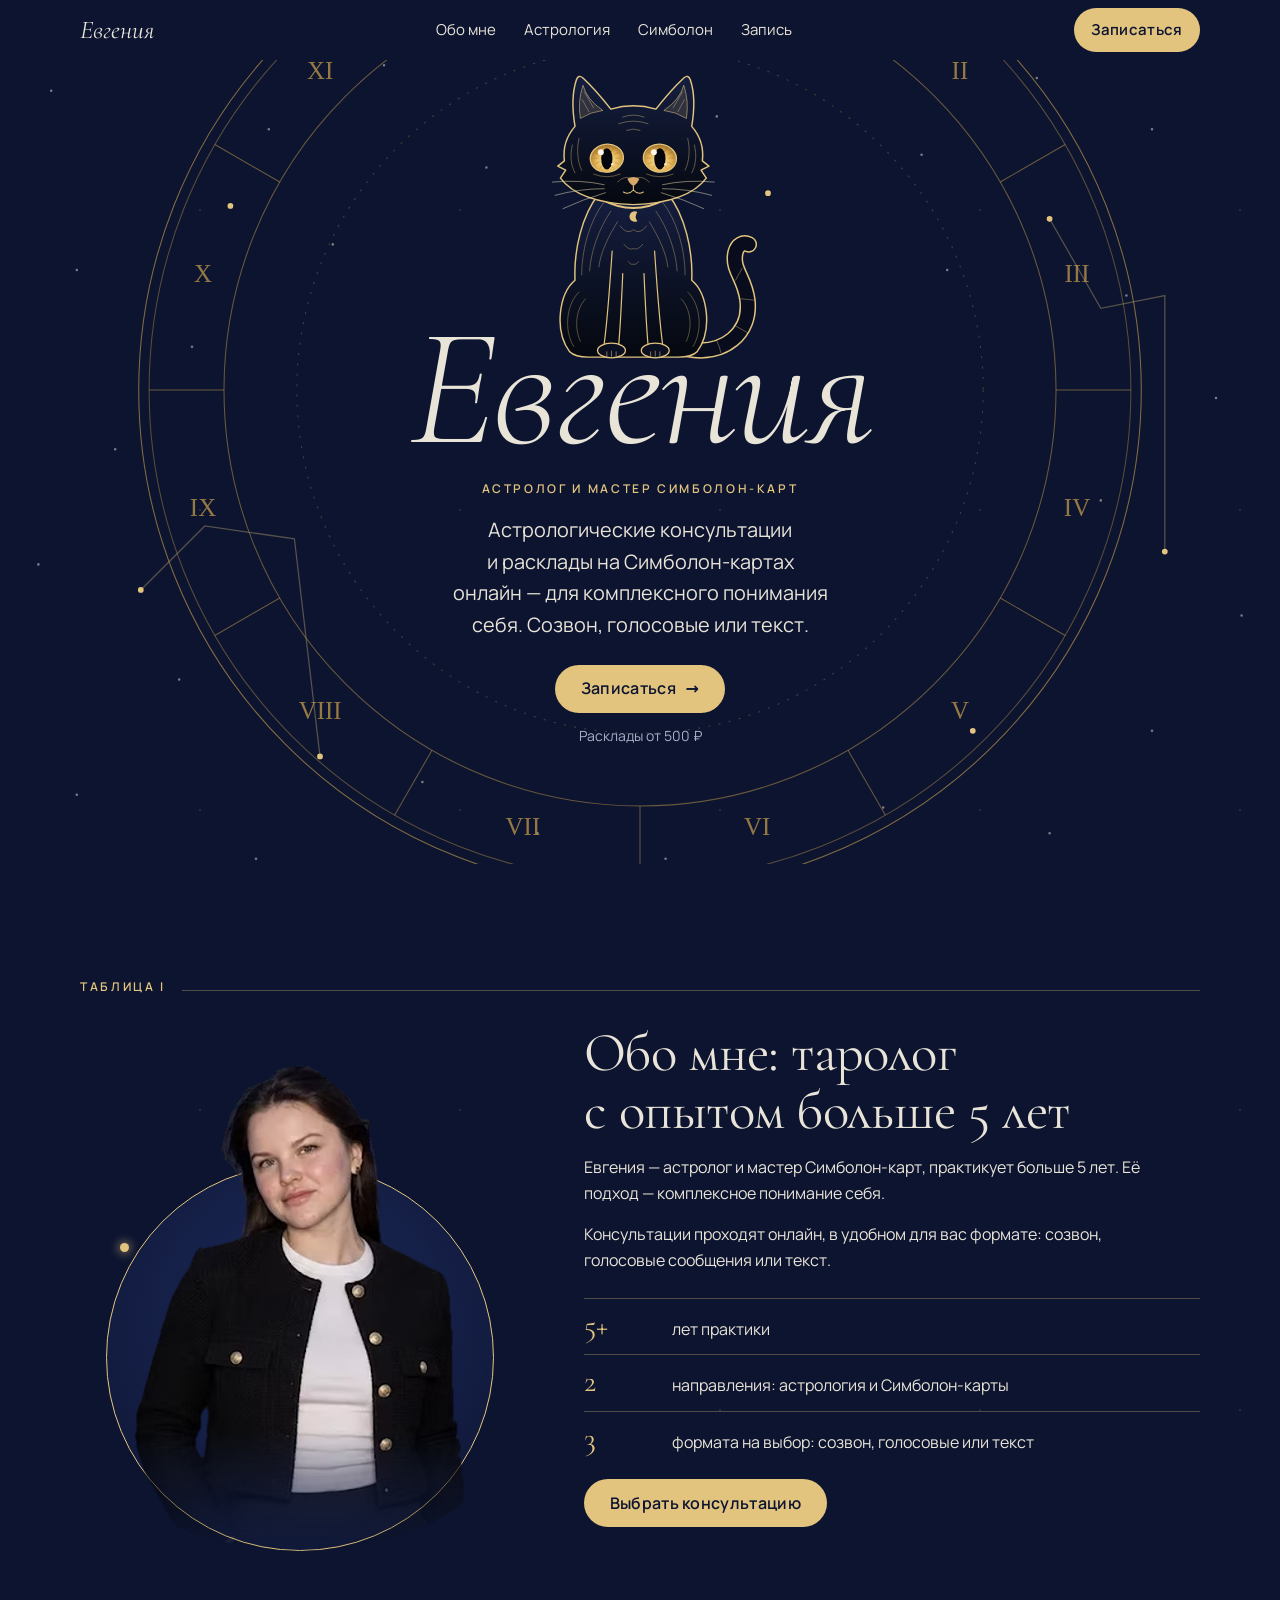
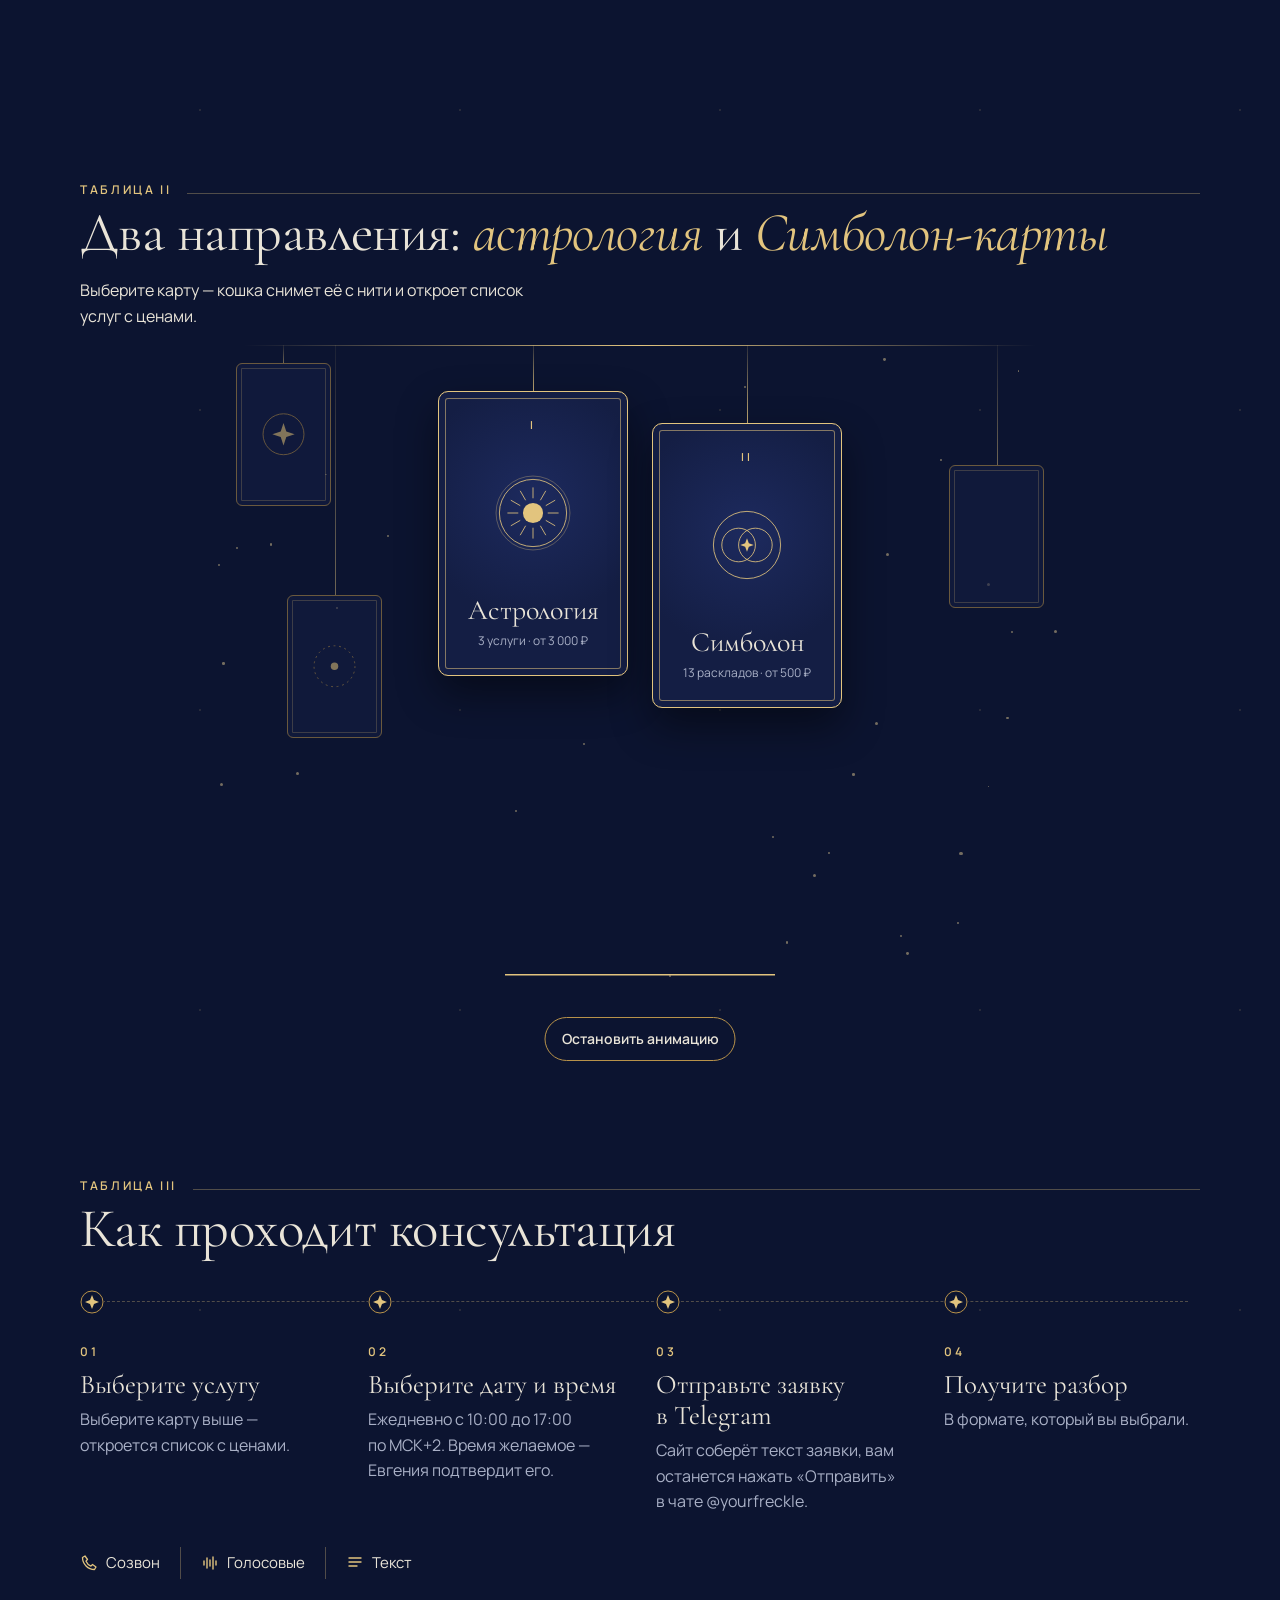
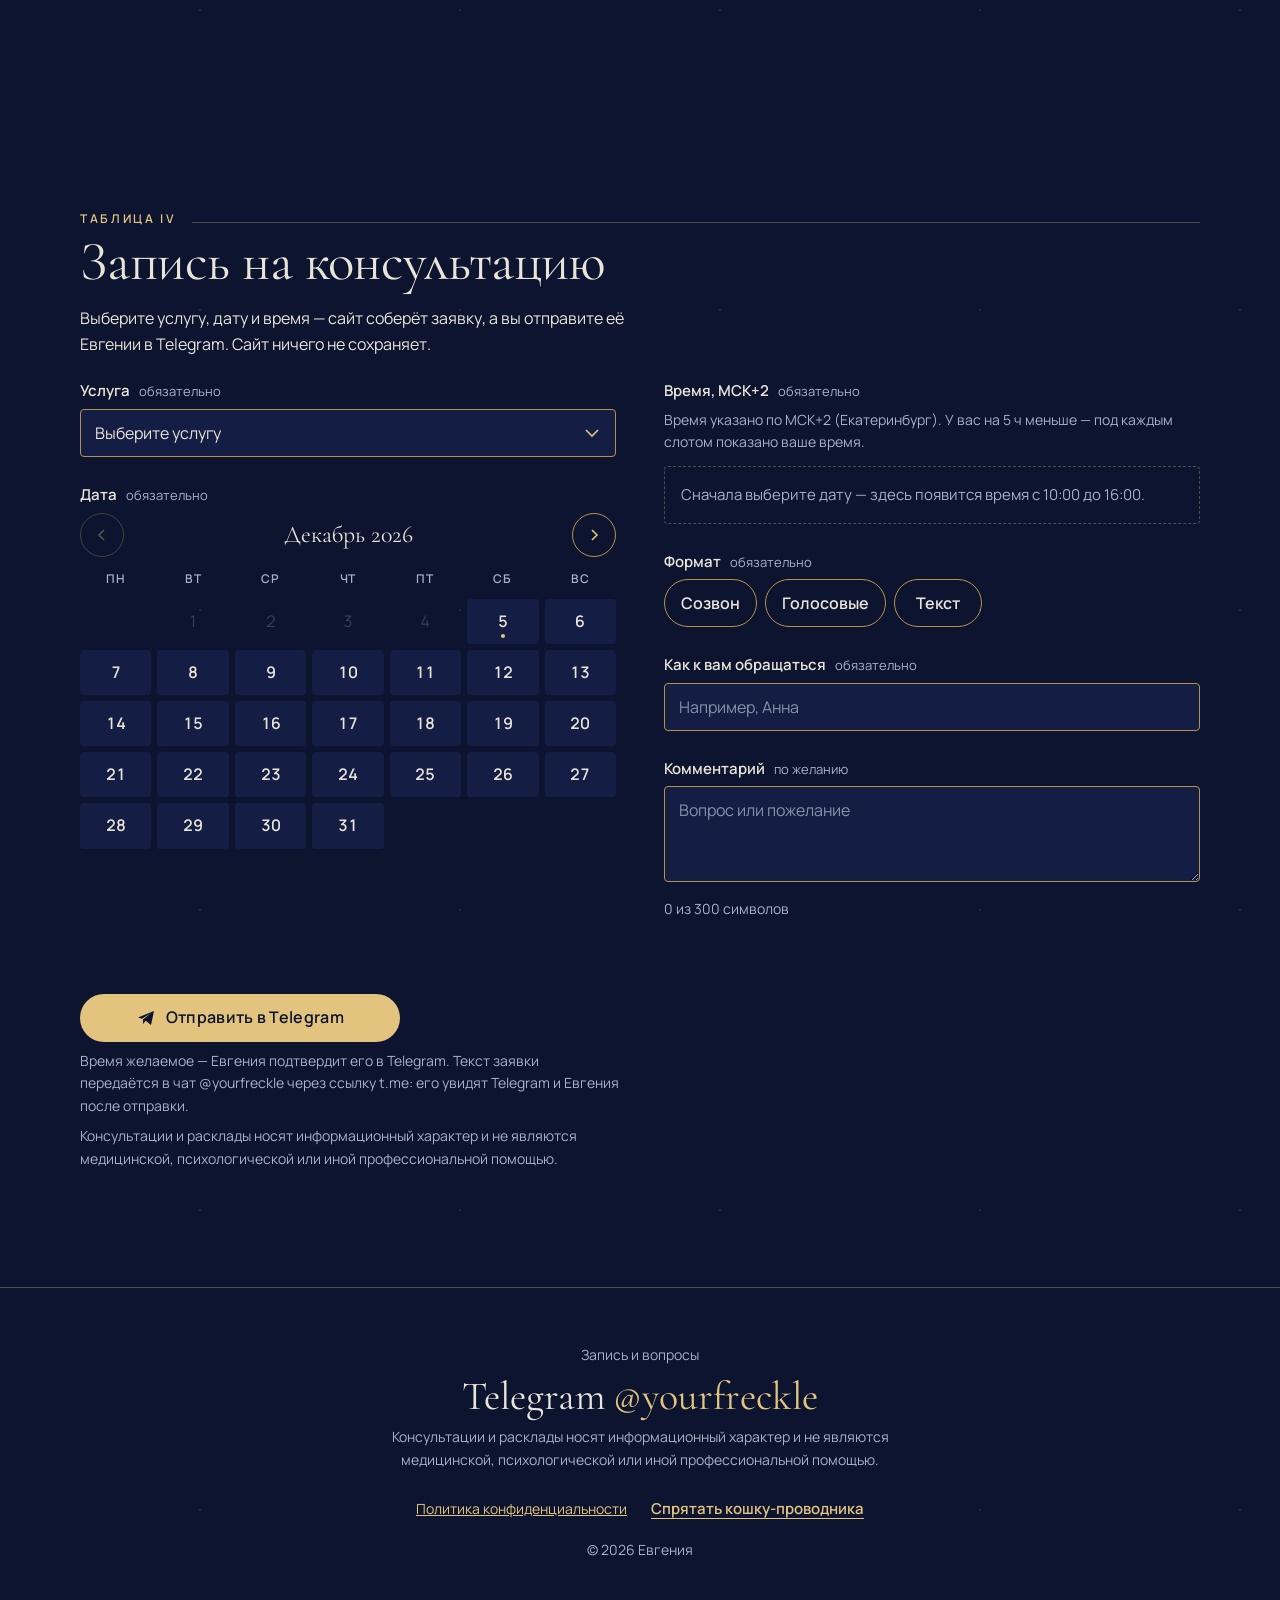
<file: index.html>
<!doctype html>
<html lang="ru">
<head>
<meta charset="utf-8">
<meta http-equiv="Content-Security-Policy" content="default-src 'self'; script-src 'self'; style-src 'self'; img-src 'self' data:; font-src 'self'; connect-src 'none'; form-action https://t.me; base-uri 'self'; object-src 'none'; upgrade-insecure-requests">
<meta name="referrer" content="strict-origin-when-cross-origin">
<meta name="viewport" content="width=device-width, initial-scale=1, viewport-fit=cover">
<title>Астролог Евгения — натальная карта и Симболон-карты онлайн</title>
<meta name="description" content="Консультации астролога онлайн: натальная карта, соляр, расклады на Симболон-картах. Цены от 500 ₽. Запись через Telegram.">
<link rel="canonical" href="https://nunsfu-eng.github.io/">
<meta name="theme-color" content="#0C1430">
<meta property="og:type" content="website">
<meta property="og:locale" content="ru_RU">
<meta property="og:site_name" content="Евгения — астролог">
<meta property="og:title" content="Астролог Евгения — натальная карта и Симболон-карты онлайн">
<meta property="og:description" content="Консультации астролога онлайн: натальная карта, соляр, расклады на Симболон-картах. Запись через Telegram.">
<meta property="og:url" content="https://nunsfu-eng.github.io/">
<meta property="og:image" content="https://nunsfu-eng.github.io/og-image.jpg">
<meta property="og:image:width" content="1200">
<meta property="og:image:height" content="630">
<meta property="og:image:alt" content="Евгения — астролог и мастер Симболон-карт: портрет в золотой орбите и чёрная кошка на ночном небе">
<meta name="twitter:card" content="summary_large_image">
<meta name="twitter:title" content="Астролог Евгения — натальная карта и Симболон-карты онлайн">
<meta name="twitter:description" content="Консультации астролога онлайн: натальная карта, соляр, расклады на Симболон-картах.">
<meta name="twitter:image" content="https://nunsfu-eng.github.io/og-image.jpg">
<link rel="icon" href="favicon.svg" type="image/svg+xml">
<link rel="apple-touch-icon" href="apple-touch-icon.png">
<script src="js/init.js"></script>
<link rel="preload" href="fonts/cormorant-garamond-cyrillic-wght-italic.woff2" as="font" type="font/woff2" crossorigin>
<link rel="stylesheet" href="css/main.css">
<script type="application/ld+json">
{
 "@context": "https://schema.org",
 "@graph": [
  {
   "@type": "WebSite",
   "@id": "https://nunsfu-eng.github.io/#website",
   "url": "https://nunsfu-eng.github.io/",
   "name": "Евгения — астролог и мастер Симболон-карт",
   "inLanguage": "ru-RU",
   "publisher": {
    "@id": "https://nunsfu-eng.github.io/#person"
   }
  },
  {
   "@type": "Person",
   "@id": "https://nunsfu-eng.github.io/#person",
   "name": "Евгения",
   "jobTitle": "Астролог, мастер Симболон-карт",
   "url": "https://nunsfu-eng.github.io/",
   "image": "https://nunsfu-eng.github.io/img/evgenia-480.png",
   "knowsAbout": [
    "Астрология",
    "Натальная карта",
    "Соляр",
    "Симболон-карты"
   ],
   "sameAs": [
    "https://t.me/yourfreckle"
   ]
  },
  {
   "@type": "ProfessionalService",
   "@id": "https://nunsfu-eng.github.io/#service",
   "name": "Евгения — астролог и мастер Симболон-карт",
   "description": "Онлайн-консультации астролога и расклады на Симболон-картах. Запись через Telegram.",
   "url": "https://nunsfu-eng.github.io/",
   "image": "https://nunsfu-eng.github.io/og-image.jpg",
   "founder": {
    "@id": "https://nunsfu-eng.github.io/#person"
   },
   "priceRange": "500–8000 RUB",
   "currenciesAccepted": "RUB",
   "contactPoint": {
    "@type": "ContactPoint",
    "contactType": "customer support",
    "url": "https://t.me/yourfreckle",
    "availableLanguage": "ru"
   },
   "sameAs": [
    "https://t.me/yourfreckle"
   ],
   "hasOfferCatalog": {
    "@type": "OfferCatalog",
    "name": "Услуги",
    "itemListElement": [
     {
      "@type": "OfferCatalog",
      "name": "Астрология",
      "description": "Астрологические консультации онлайн",
      "itemListElement": [
       {
        "@type": "Offer",
        "price": "8000",
        "priceCurrency": "RUB",
        "availability": "https://schema.org/InStock",
        "url": "https://nunsfu-eng.github.io/#booking",
        "itemOffered": {
         "@type": "Service",
         "name": "Разбор натальной карты",
         "description": "Подробный разбор натальной карты: положение планет, знаков и домов в вашей карте.",
         "serviceType": "Астрология",
         "provider": {
          "@id": "https://nunsfu-eng.github.io/#service"
         }
        }
       },
       {
        "@type": "Offer",
        "price": "5000",
        "priceCurrency": "RUB",
        "availability": "https://schema.org/InStock",
        "url": "https://nunsfu-eng.github.io/#booking",
        "itemOffered": {
         "@type": "Service",
         "name": "Соляр (прогноз на год от дня рождения)",
         "description": "Разбор карты солнечного возвращения: темы и акценты года от одного дня рождения до следующего.",
         "serviceType": "Астрология",
         "provider": {
          "@id": "https://nunsfu-eng.github.io/#service"
         }
        }
       },
       {
        "@type": "Offer",
        "price": "3000",
        "priceCurrency": "RUB",
        "availability": "https://schema.org/InStock",
        "url": "https://nunsfu-eng.github.io/#booking",
        "itemOffered": {
         "@type": "Service",
         "name": "Разбор отдельных сфер",
         "description": "Разбор выбранной сферы по натальной карте: например, отношений, финансов или самореализации.",
         "serviceType": "Астрология",
         "provider": {
          "@id": "https://nunsfu-eng.github.io/#service"
         }
        }
       }
      ]
     },
     {
      "@type": "OfferCatalog",
      "name": "Симболон-карты",
      "description": "Расклады на Симболон-картах онлайн",
      "itemListElement": [
       {
        "@type": "Offer",
        "price": "500",
        "priceCurrency": "RUB",
        "availability": "https://schema.org/InStock",
        "url": "https://nunsfu-eng.github.io/#booking",
        "itemOffered": {
         "@type": "Service",
         "name": "Обычный расклад",
         "description": "Расклад на Симболон-картах по вашему вопросу из любой сферы жизни.",
         "serviceType": "Симболон-карты",
         "provider": {
          "@id": "https://nunsfu-eng.github.io/#service"
         }
        }
       },
       {
        "@type": "Offer",
        "price": "600",
        "priceCurrency": "RUB",
        "availability": "https://schema.org/InStock",
        "url": "https://nunsfu-eng.github.io/#booking",
        "itemOffered": {
         "@type": "Service",
         "name": "Астрологический портрет",
         "description": "Расклад на Симболон-картах, который описывает вас через астрологические символы.",
         "serviceType": "Симболон-карты",
         "provider": {
          "@id": "https://nunsfu-eng.github.io/#service"
         }
        }
       },
       {
        "@type": "Offer",
        "price": "900",
        "priceCurrency": "RUB",
        "availability": "https://schema.org/InStock",
        "url": "https://nunsfu-eng.github.io/#booking",
        "itemOffered": {
         "@type": "Service",
         "name": "Психологический портрет",
         "description": "Расклад на Симболон-картах о ваших качествах, мотивах и особенностях характера. Это не психологическая консультация.",
         "serviceType": "Симболон-карты",
         "provider": {
          "@id": "https://nunsfu-eng.github.io/#service"
         }
        }
       },
       {
        "@type": "Offer",
        "price": "900",
        "priceCurrency": "RUB",
        "availability": "https://schema.org/InStock",
        "url": "https://nunsfu-eng.github.io/#booking",
        "itemOffered": {
         "@type": "Service",
         "name": "Внутренний конфликт",
         "description": "Расклад на Симболон-картах о противоречиях между «хочу» и «надо» и о том, что за ними стоит.",
         "serviceType": "Симболон-карты",
         "provider": {
          "@id": "https://nunsfu-eng.github.io/#service"
         }
        }
       },
       {
        "@type": "Offer",
        "price": "800",
        "priceCurrency": "RUB",
        "availability": "https://schema.org/InStock",
        "url": "https://nunsfu-eng.github.io/#booking",
        "itemOffered": {
         "@type": "Service",
         "name": "Причины одиночества",
         "description": "Расклад на Симболон-картах о том, что может влиять на отсутствие близких отношений.",
         "serviceType": "Симболон-карты",
         "provider": {
          "@id": "https://nunsfu-eng.github.io/#service"
         }
        }
       },
       {
        "@type": "Offer",
        "price": "800",
        "priceCurrency": "RUB",
        "availability": "https://schema.org/InStock",
        "url": "https://nunsfu-eng.github.io/#booking",
        "itemOffered": {
         "@type": "Service",
         "name": "Финансовый расклад",
         "description": "Расклад на Симболон-картах о вашем отношении к деньгам и финансовым вопросам.",
         "serviceType": "Симболон-карты",
         "provider": {
          "@id": "https://nunsfu-eng.github.io/#service"
         }
        }
       },
       {
        "@type": "Offer",
        "price": "800",
        "priceCurrency": "RUB",
        "availability": "https://schema.org/InStock",
        "url": "https://nunsfu-eng.github.io/#booking",
        "itemOffered": {
         "@type": "Service",
         "name": "Существующие отношения",
         "description": "Расклад на Симболон-картах о том, как складываются ваши текущие отношения.",
         "serviceType": "Симболон-карты",
         "provider": {
          "@id": "https://nunsfu-eng.github.io/#service"
         }
        }
       },
       {
        "@type": "Offer",
        "price": "1000",
        "priceCurrency": "RUB",
        "availability": "https://schema.org/InStock",
        "url": "https://nunsfu-eng.github.io/#booking",
        "itemOffered": {
         "@type": "Service",
         "name": "Конфликт в паре",
         "description": "Расклад на Симболон-картах о причинах и динамике конфликта между партнёрами.",
         "serviceType": "Симболон-карты",
         "provider": {
          "@id": "https://nunsfu-eng.github.io/#service"
         }
        }
       },
       {
        "@type": "Offer",
        "price": "1500",
        "priceCurrency": "RUB",
        "availability": "https://schema.org/InStock",
        "url": "https://nunsfu-eng.github.io/#booking",
        "itemOffered": {
         "@type": "Service",
         "name": "Любовный треугольник",
         "description": "Расклад на Симболон-картах о ситуации с участием трёх людей и роли каждого.",
         "serviceType": "Симболон-карты",
         "provider": {
          "@id": "https://nunsfu-eng.github.io/#service"
         }
        }
       },
       {
        "@type": "Offer",
        "price": "800",
        "priceCurrency": "RUB",
        "availability": "https://schema.org/InStock",
        "url": "https://nunsfu-eng.github.io/#booking",
        "itemOffered": {
         "@type": "Service",
         "name": "Мысли и чувства человека",
         "description": "Расклад на Симболон-картах о том, что может думать и чувствовать другой человек.",
         "serviceType": "Симболон-карты",
         "provider": {
          "@id": "https://nunsfu-eng.github.io/#service"
         }
        }
       },
       {
        "@type": "Offer",
        "price": "1500",
        "priceCurrency": "RUB",
        "availability": "https://schema.org/InStock",
        "url": "https://nunsfu-eng.github.io/#booking",
        "itemOffered": {
         "@type": "Service",
         "name": "Прогноз на месяц",
         "description": "Расклад на Симболон-картах: темы и акценты ближайшего месяца.",
         "serviceType": "Симболон-карты",
         "provider": {
          "@id": "https://nunsfu-eng.github.io/#service"
         }
        }
       },
       {
        "@type": "Offer",
        "price": "2500",
        "priceCurrency": "RUB",
        "availability": "https://schema.org/InStock",
        "url": "https://nunsfu-eng.github.io/#booking",
        "itemOffered": {
         "@type": "Service",
         "name": "Прогноз на полгода",
         "description": "Расклад на Симболон-картах: темы и акценты ближайших шести месяцев.",
         "serviceType": "Симболон-карты",
         "provider": {
          "@id": "https://nunsfu-eng.github.io/#service"
         }
        }
       },
       {
        "@type": "Offer",
        "price": "5000",
        "priceCurrency": "RUB",
        "availability": "https://schema.org/InStock",
        "url": "https://nunsfu-eng.github.io/#booking",
        "itemOffered": {
         "@type": "Service",
         "name": "Прогноз на год",
         "description": "Расклад на Симболон-картах: темы и акценты ближайшего года.",
         "serviceType": "Симболон-карты",
         "provider": {
          "@id": "https://nunsfu-eng.github.io/#service"
         }
        }
       }
      ]
     }
    ]
   }
  }
 ]
}
</script>
</head>
<body>
<a class="skip" href="#main">Перейти к содержимому</a>

<header class="site-header">
  <a class="logo" href="./">Евгения</a>
  <nav class="site-nav" aria-label="Разделы">
    <a href="#about">Обо мне</a><a href="#astrology">Астрология</a><a href="#symbolon">Симболон</a><a href="#booking">Запись</a>
  </nav>
  <a class="cta cta--sm" href="#booking" data-slow-blink>Записаться</a>
</header>

<main id="main">
  <section class="hero" id="top" aria-labelledby="hero-title" data-guide="home">
    <svg class="hero-sky" viewBox="0 0 1000 700" preserveAspectRatio="xMidYMid slice" aria-hidden="true" focusable="false">
      <path d="M40 60h0M120 30h0M210 90h0M300 40h0M380 120h0M470 20h0M560 80h0M640 30h0M720 110h0M810 50h0M900 90h0M960 30h0M60 200h0M150 260h0M90 340h0M30 430h0M140 520h0M60 610h0M200 660h0M880 220h0M950 300h0M860 380h0M970 470h0M900 560h0M820 640h0M940 680h0M260 180h0M740 200h0M330 600h0M690 620h0M520 660h0M420 640h0" stroke="#E9E4D8" stroke-opacity=".5" stroke-width="2" stroke-linecap="round"/>
      <path d="M180 150h0M820 160h0M110 450h0M910 420h0M760 560h0M250 580h0M600 140h0" stroke="#E2C47E" stroke-width="4.5" stroke-linecap="round"/>
      <path d="M110 450L160 400L230 410L250 580M820 160L860 230L910 220L910 420" fill="none" stroke="#E2C47E" stroke-opacity=".35"/>
    </svg>
    <svg class="hero-ring" viewBox="-500 -500 1000 1000" aria-hidden="true" focusable="false">
      <g fill="none" stroke="#B8924A">
        <circle r="482" stroke-opacity=".7"/><circle r="472" stroke-opacity=".45"/><circle r="400" stroke-opacity=".55"/>
        <circle r="330" stroke-opacity=".35" stroke-dasharray="2 8"/>
        <path stroke-opacity=".55" d="M0 -400L0 -472M200 -346.4L236 -408.8M346.4 -200L408.8 -236M400 0L472 0M346.4 200L408.8 236M200 346.4L236 408.8M0 400L0 472M-200 346.4L-236 408.8M-346.4 200L-408.8 236M-400 0L-472 0M-346.4 -200L-408.8 -236M-200 -346.4L-236 -408.8"/>
      </g>
      <g fill="#B8924A" fill-opacity=".8" font-family="Georgia, serif" font-size="24" text-anchor="middle">
        <text x="112.6" y="-412">I</text><text x="307.6" y="-299">II</text><text x="420.2" y="-104">III</text><text x="420.2" y="121">IV</text>
        <text x="307.6" y="316">V</text><text x="112.6" y="428">VI</text><text x="-112.6" y="428">VII</text><text x="-307.6" y="316">VIII</text>
        <text x="-420.2" y="121">IX</text><text x="-420.2" y="-104">X</text><text x="-307.6" y="-299">XI</text><text x="-112.6" y="-412">XII</text>
      </g>
    </svg>

    <svg class="cat cat--hero" data-cat="hero" viewBox="20 24 380 444" width="380" height="444" aria-hidden="true" focusable="false">
      <defs>
        <linearGradient id="a-fur" x1="0" y1="0" x2="0" y2="1"><stop offset="0" stop-color="#151E40"/><stop offset="1" stop-color="#05080F"/></linearGradient>
        <radialGradient id="a-iris" cx="50%" cy="62%" r="62%"><stop offset="0" stop-color="#FCE9AE"/><stop offset=".55" stop-color="#E6B85A"/><stop offset="1" stop-color="#9C6A24"/></radialGradient>
        <clipPath id="a-clip-l"><ellipse cx="160" cy="160" rx="25" ry="21" transform="rotate(-8 160 160)"/></clipPath>
        <clipPath id="a-clip-r"><ellipse cx="240" cy="160" rx="25" ry="21" transform="rotate(8 240 160)"/></clipPath>
        <g id="a-head">
          <path d="M112 112C108 88 108 60 114 42Q117 33 124 39C138 52 152 68 166 86Q200 76 234 86C248 68 262 52 276 39Q283 33 286 42C292 60 292 88 288 112C302 128 306 148 304 164L314 172L302 178L310 190C292 214 256 228 200 230C144 228 108 214 90 190L98 178L86 172L96 164C94 148 98 128 112 112Z" fill="url(#a-fur)" stroke="#E2C47E" stroke-width="2.2" stroke-linejoin="round"/>
          <path d="M124 50Q130 72 154 88Q136 90 120 100Q116 74 124 50ZM276 50Q270 72 246 88Q264 90 280 100Q284 74 276 50Z" fill="#E2C47E" fill-opacity=".14" stroke="#E2C47E" stroke-opacity=".7" stroke-width="1.2"/>
          <path d="M108 140C104 156 106 172 112 182M118 130C114 148 116 166 122 178M292 140C296 156 294 172 288 182M282 130C286 148 284 166 278 178M184 98Q200 92 216 98M178 108Q200 100 222 108M190 118Q200 114 210 118M176 196Q186 186 196 190M224 196Q214 186 204 190M140 184Q160 192 180 184M220 184Q240 192 260 184M126 60L140 84M123 72L133 90M274 60L260 84M277 72L267 90" fill="none" stroke="#E2C47E" stroke-opacity=".55" stroke-width="1.1" stroke-linecap="round"/>
          <path d="M191 191Q200 186 209 191Q206 199 200 202Q194 199 191 191Z" fill="#D7A86A"/>
          <path d="M200 202V208M200 208Q193 216 185 211M200 208Q207 216 215 211" fill="none" stroke="#E2C47E" stroke-width="1.6" stroke-linecap="round"/>
          <path d="M156 200Q120 192 78 196M156 206Q118 206 82 216M158 212Q124 222 94 236M244 200Q280 192 322 196M244 206Q282 206 318 216M242 212Q276 222 306 236" fill="none" stroke="#EFE3BF" stroke-opacity=".75" stroke-width="1" stroke-linecap="round"/>
        </g>
      </defs>
      <g class="cat-tail">
        <path d="M282 448C336 458 378 424 372 374C368 340 348 328 354 302C357 290 366 286 374 290" fill="none" stroke="#E2C47E" stroke-width="25" stroke-linecap="round"/>
        <path d="M282 448C336 458 378 424 372 374C368 340 348 328 354 302C357 290 366 286 374 290" fill="none" stroke="#080C1C" stroke-width="20.5" stroke-linecap="round"/>
        <path d="M326 436Q330 444 332 453M354 413L372 423M362 372L382 374M354 344L364 326" fill="none" stroke="#E2C47E" stroke-opacity=".55" stroke-width="1.1" stroke-linecap="round"/>
      </g>
      <path d="M148 214C122 246 110 300 112 344C88 364 80 420 104 452C110 458 120 460 132 460L268 460C280 460 290 458 296 452C320 420 312 364 288 344C290 300 278 246 252 214Z" fill="url(#a-fur)" stroke="#E2C47E" stroke-width="2.2" stroke-linejoin="round"/>
      <path d="M156 226C134 254 122 298 122 336M166 240C148 266 136 300 134 330M176 256C162 278 150 304 148 324M244 226C266 254 278 298 278 336M234 240C252 266 264 300 266 330M224 256C238 278 250 304 252 324M118 362C100 378 94 418 110 444M128 372C114 386 110 414 120 436M282 362C300 378 306 418 290 444M272 372C286 386 290 414 280 436M180 262Q190 276 200 268Q210 276 220 262M186 290Q194 300 200 296Q206 300 214 290M192 316Q197 322 200 320Q203 322 208 316" fill="none" stroke="#E2C47E" stroke-opacity=".5" stroke-width="1.1" stroke-linecap="round"/>
      <path d="M168 300C164 360 160 410 156 440M232 300C236 360 240 410 244 440M184 334C182 380 180 418 178 440M216 334C218 380 220 418 222 440" fill="none" stroke="#E2C47E" stroke-width="1.8" stroke-linecap="round"/>
      <ellipse cx="167" cy="450" rx="21" ry="11" fill="#0A0F22" stroke="#E2C47E" stroke-width="2"/>
      <ellipse cx="233" cy="450" rx="21" ry="11" fill="#0A0F22" stroke="#E2C47E" stroke-width="2"/>
      <path d="M160 452v7M167 451v8M174 452v7M226 452v7M233 451v8M240 452v7" stroke="#E2C47E" stroke-opacity=".7" stroke-width="1.2" stroke-linecap="round"/>
      <path d="M152 222Q200 248 248 222" fill="none" stroke="#E2C47E" stroke-width="3" stroke-linecap="round"/>
      <path d="M206 241A8 8 0 1 0 206 255A12 12 0 0 1 206 241Z" fill="#E2C47E"/>
      <use href="#a-head"/>
      <g class="cat-eye" data-eye data-blink>
        <ellipse class="cat-eye-shape" cx="160" cy="160" rx="25" ry="21" transform="rotate(-8 160 160)" fill="url(#a-iris)"/>
        <path d="M173 160L181 160M171.3 165.5L178.2 169M166.5 169.5L170.5 175.6M153.5 169.5L149.5 175.6M148.7 165.5L141.8 169M147 160L139 160M148.7 154.5L141.8 151M153.5 150.5L149.5 144.4M166.5 150.5L170.5 144.4M171.3 154.5L178.2 151" stroke="#8A5A1E" stroke-opacity=".45" stroke-width="1"/>
        <g clip-path="url(#a-clip-l)"><g class="cat-look"><ellipse cx="160" cy="161" rx="8.5" ry="16" fill="#04060D"/></g></g>
        <circle cx="151" cy="151" r="4.4" fill="#FFF8E6"/><circle cx="168" cy="169" r="1.8" fill="#FFF8E6" fill-opacity=".8"/>
        <ellipse cx="160" cy="160" rx="25" ry="21" transform="rotate(-8 160 160)" fill="none" stroke="#E2C47E" stroke-width="2"/>
      </g>
      <g class="cat-eye" data-eye data-blink>
        <ellipse class="cat-eye-shape" cx="240" cy="160" rx="25" ry="21" transform="rotate(8 240 160)" fill="url(#a-iris)"/>
        <path d="M253 160L261 160M251.3 165.5L258.2 169M246.5 169.5L250.5 175.6M233.5 169.5L229.5 175.6M228.7 165.5L221.8 169M227 160L219 160M228.7 154.5L221.8 151M233.5 150.5L229.5 144.4M246.5 150.5L250.5 144.4M251.3 154.5L258.2 151" stroke="#8A5A1E" stroke-opacity=".45" stroke-width="1"/>
        <g clip-path="url(#a-clip-r)"><g class="cat-look"><ellipse cx="240" cy="161" rx="8.5" ry="16" fill="#04060D"/></g></g>
        <circle cx="231" cy="151" r="4.4" fill="#FFF8E6"/><circle cx="248" cy="169" r="1.8" fill="#FFF8E6" fill-opacity=".8"/>
        <ellipse cx="240" cy="160" rx="25" ry="21" transform="rotate(8 240 160)" fill="none" stroke="#E2C47E" stroke-width="2"/>
      </g>
    </svg>

    <h1 id="hero-title"><span class="h1-name">Евгения</span><span class="vh"> — </span><span class="h1-role">астролог и&nbsp;мастер <span class="nw">Симболон-карт</span></span></h1>
    <p class="hero-lead">Астрологические консультации и&nbsp;расклады на&nbsp;Симболон-картах онлайн&nbsp;— для комплексного понимания себя. Созвон, голосовые или текст.</p>
    <a class="cta" href="#booking" data-look data-slow-blink>Записаться <span aria-hidden="true">→</span></a>
    <p class="hero-note">Расклады от&nbsp;500&nbsp;₽</p>
  </section>

  <section class="section" id="about" aria-labelledby="about-title" data-guide="look">
    <p class="plate">Таблица I</p>
    <div class="about">
      <div class="portrait" data-guide-target>
        <picture>
          <source type="image/avif" srcset="img/evgenia-480.avif 480w, img/evgenia-720.avif 720w" sizes="(min-width: 900px) 440px, min(calc(100vw - 2rem), 440px)">
          <img class="portrait-img" src="img/evgenia-480.png" width="480" height="600" alt="Евгения, астролог и мастер Симболон-карт" loading="lazy" decoding="async">
        </picture>
      </div>
      <div class="about-text">
        <h2 class="h2" id="about-title">Обо мне: таролог с&nbsp;опытом больше 5&nbsp;лет</h2>
        <p>Евгения&nbsp;— астролог и&nbsp;мастер Симболон-карт, практикует больше 5&nbsp;лет. Её подход&nbsp;— комплексное понимание себя.</p>
        <p>Консультации проходят онлайн, в&nbsp;удобном для вас формате: созвон, голосовые сообщения или текст.</p>
        <ul class="facts">
          <li><b>5+</b><span>лет практики</span></li>
          <li><b>2</b><span>направления: астрология и&nbsp;Симболон-карты</span></li>
          <li><b>3</b><span>формата на&nbsp;выбор: созвон, голосовые или текст</span></li>
        </ul>
        <a class="cta" href="#directions">Выбрать консультацию</a>
      </div>
    </div>
  </section>

  <section class="section directions" id="directions" aria-labelledby="dir-title" data-guide="reach">
    <p class="plate">Таблица II</p>
    <h2 class="h2" id="dir-title">Два направления: <em>астрология</em> и&nbsp;<em>Симболон-карты</em></h2>
    <p class="dir-intro">Выберите карту&nbsp;— кошка снимет её с&nbsp;нити и&nbsp;откроет список услуг с&nbsp;ценами.</p>
    <p class="vh" id="dir-status" aria-live="polite"></p>

    <div class="stage" data-stage data-guide-target>
      <div class="dust" data-dust="40" aria-hidden="true"></div>
      <div class="hang-slot deco deco-1" aria-hidden="true"><div class="para" data-para=".25"><div class="hang"><span class="thread"></span><div class="turn"><span class="mini-card"><svg viewBox="-50 -75 100 150"><circle r="22" fill="none" stroke="#B8924A"/><path d="M0 -12L3 -3L12 0L3 3L0 12L-3 3L-12 0L-3 -3Z" fill="#E2C47E"/></svg></span></div></div></div></div>
      <div class="hang-slot deco deco-2" aria-hidden="true"><div class="para" data-para=".35"><div class="hang"><span class="thread"></span><div class="turn"><span class="mini-card"><svg viewBox="-50 -75 100 150"><path d="M8 -20A20 20 0 1 0 8 20A15 15 0 1 1 8 -20Z" fill="#E2C47E" fill-opacity=".85"/></svg></span></div></div></div></div>
      <div class="hang-slot deco deco-3" aria-hidden="true"><div class="para" data-para=".2"><div class="hang"><span class="thread"></span><div class="turn"><span class="mini-card"><svg viewBox="-50 -75 100 150"><circle r="22" fill="none" stroke="#B8924A" stroke-dasharray="2 4"/><circle r="4" fill="#E2C47E"/></svg></span></div></div></div></div>

      <div class="hang-slot hang-slot--astro"><div class="para" data-para=".6"><div class="drop"><div class="hang"><span class="thread" aria-hidden="true"></span><div class="turn">
        <button class="dir-card" type="button" data-dir="astrology" data-label="Астрология, 3 услуги" data-side="l" aria-controls="astrology" disabled>
          <span class="card-inner">
            <span class="card-face card-back">
              <span class="card-num" aria-hidden="true">I</span>
              <svg class="card-emb" viewBox="-50 -50 100 100" aria-hidden="true" focusable="false"><circle r="40" fill="none" stroke="#E2C47E"/><circle r="44" fill="none" stroke="#E2C47E" stroke-opacity=".4"/><path d="M18 0L30 0M15.6 9L26 15M9 15.6L15 26M0 18L0 30M-9 15.6L-15 26M-15.6 9L-26 15M-18 0L-30 0M-15.6 -9L-26 -15M-9 -15.6L-15 -26M0 -18L0 -30M9 -15.6L15 -26M15.6 -9L26 -15" stroke="#E2C47E" stroke-linecap="round"/><circle r="12" fill="#E2C47E"/></svg>
              <span><span class="card-name">Астрология</span><br><span class="card-meta">3&nbsp;услуги · от&nbsp;3&nbsp;000&nbsp;₽</span></span>
            </span>
            <span class="card-face card-front" aria-hidden="true">
              <span class="card-num">I</span>
              <svg class="card-emb" viewBox="-50 -50 100 100" focusable="false"><circle r="40" fill="none" stroke="#0C1430"/><path d="M18 0L30 0M15.6 9L26 15M9 15.6L15 26M0 18L0 30M-9 15.6L-15 26M-15.6 9L-26 15M-18 0L-30 0M-15.6 -9L-26 -15M-9 -15.6L-15 -26M0 -18L0 -30M9 -15.6L15 -26M15.6 -9L26 -15" stroke="#0C1430" stroke-linecap="round"/><circle r="12" fill="none" stroke="#0C1430" stroke-width="2"/><circle r="4" fill="#0C1430"/></svg>
              <span><span class="card-name">Астрология</span><br><span class="card-meta">Ваша карта · список ниже</span></span>
            </span>
          </span>
        </button>
      </div></div></div></div></div>

      <div class="hang-slot hang-slot--symb"><div class="para" data-para=".75"><div class="drop"><div class="hang"><span class="thread" aria-hidden="true"></span><div class="turn">
        <button class="dir-card" type="button" data-dir="symbolon" data-label="Симболон-карты, 13 раскладов" data-side="r" aria-controls="symbolon" disabled>
          <span class="card-inner">
            <span class="card-face card-back">
              <span class="card-num" aria-hidden="true">II</span>
              <svg class="card-emb" viewBox="-50 -50 100 100" aria-hidden="true" focusable="false"><circle r="40" fill="none" stroke="#E2C47E"/><circle cx="-10" r="20" fill="none" stroke="#E2C47E"/><circle cx="10" r="20" fill="none" stroke="#E2C47E"/><path d="M0 -8L2.2 -2.2L8 0L2.2 2.2L0 8L-2.2 2.2L-8 0L-2.2 -2.2Z" fill="#E2C47E"/></svg>
              <span><span class="card-name">Симболон</span><br><span class="card-meta">13&nbsp;раскладов · от&nbsp;500&nbsp;₽</span></span>
            </span>
            <span class="card-face card-front" aria-hidden="true">
              <span class="card-num">II</span>
              <svg class="card-emb" viewBox="-50 -50 100 100" focusable="false"><circle r="40" fill="none" stroke="#0C1430"/><circle cx="-10" r="20" fill="none" stroke="#0C1430" stroke-width="1.6"/><circle cx="10" r="20" fill="none" stroke="#0C1430" stroke-width="1.6"/><path d="M0 -8L2.2 -2.2L8 0L2.2 2.2L0 8L-2.2 2.2L-8 0L-2.2 -2.2Z" fill="#0C1430"/></svg>
              <span><span class="card-name">Симболон</span><br><span class="card-meta">Ваша карта · список ниже</span></span>
            </span>
          </span>
        </button>
      </div></div></div></div></div>

      <svg class="cat cat--peek" data-cat="peek" viewBox="60 20 280 262" width="280" height="262" aria-hidden="true" focusable="false">
        <path d="M60 250H340" stroke="#E2C47E" stroke-width="1.4"/>
        <g class="peek-body">
          <g class="cat-paw cat-paw-l">
            <path d="M120 214C117 236 116 254 119 264C124 276 152 276 157 264C160 254 159 236 156 214Z" fill="url(#a-fur)" stroke="#E2C47E" stroke-width="2"/>
            <path d="M129 270v-7M138 272v-8M147 270v-7M126 232C124 244 124 252 126 258" fill="none" stroke="#E2C47E" stroke-opacity=".7" stroke-width="1.2" stroke-linecap="round"/>
          </g>
          <g class="cat-paw cat-paw-r">
            <path d="M280 214C283 236 284 254 281 264C276 276 248 276 243 264C240 254 241 236 244 214Z" fill="url(#a-fur)" stroke="#E2C47E" stroke-width="2"/>
            <path d="M271 270v-7M262 272v-8M253 270v-7M274 232C276 244 276 252 274 258" fill="none" stroke="#E2C47E" stroke-opacity=".7" stroke-width="1.2" stroke-linecap="round"/>
          </g>
          <g transform="translate(0 12)">
            <use href="#a-head"/>
            <g class="cat-eye" data-eye data-blink>
              <ellipse class="cat-eye-shape" cx="160" cy="160" rx="25" ry="21" transform="rotate(-8 160 160)" fill="url(#a-iris)"/>
              <g clip-path="url(#a-clip-l)"><g class="cat-look"><ellipse cx="160" cy="158" rx="9" ry="16" fill="#04060D"/></g></g>
              <circle cx="151" cy="151" r="4.4" fill="#FFF8E6"/>
              <ellipse cx="160" cy="160" rx="25" ry="21" transform="rotate(-8 160 160)" fill="none" stroke="#E2C47E" stroke-width="2"/>
            </g>
            <g class="cat-eye" data-eye data-blink>
              <ellipse class="cat-eye-shape" cx="240" cy="160" rx="25" ry="21" transform="rotate(8 240 160)" fill="url(#a-iris)"/>
              <g clip-path="url(#a-clip-r)"><g class="cat-look"><ellipse cx="240" cy="158" rx="9" ry="16" fill="#04060D"/></g></g>
              <circle cx="231" cy="151" r="4.4" fill="#FFF8E6"/>
              <ellipse cx="240" cy="160" rx="25" ry="21" transform="rotate(8 240 160)" fill="none" stroke="#E2C47E" stroke-width="2"/>
            </g>
          </g>
        </g>
      </svg>

      <button class="btn-ghost stage-pause" type="button" data-pause>Остановить анимацию</button>
    </div>
  </section>

  <section class="section services" id="astrology" aria-labelledby="astro-title" data-guide="lie">
    <p class="plate">Таблица II · а</p>
    <h2 class="h2" id="astro-title">Астрологические консультации онлайн</h2>
    <p class="svc-note">Формат любой услуги: созвон, голосовые или текст&nbsp;— по&nbsp;вашему выбору.</p>
    <ul class="svc-list svc-list--two" data-guide-target>
      <li class="svc" data-service="natal" data-group="astrology" data-name="Разбор натальной карты" data-price="8000">
        <div class="svc-head"><h3 class="svc-name">Разбор натальной карты</h3><span class="svc-dots" aria-hidden="true"></span><p class="svc-price">8&nbsp;000&nbsp;₽</p></div>
        <p class="svc-desc">Подробный разбор натальной карты: положение планет, знаков и&nbsp;домов в&nbsp;вашей карте.</p>
        <a class="svc-book" href="#booking" data-book="natal">Записаться<span class="vh">: разбор натальной карты</span> <span aria-hidden="true">→</span></a>
      </li>
      <li class="svc" data-service="solar" data-group="astrology" data-name="Соляр (прогноз на год от дня рождения)" data-price="5000">
        <div class="svc-head"><h3 class="svc-name">Соляр: прогноз на&nbsp;год от&nbsp;дня рождения</h3><span class="svc-dots" aria-hidden="true"></span><p class="svc-price">5&nbsp;000&nbsp;₽</p></div>
        <p class="svc-desc">Разбор карты солнечного возвращения: темы и&nbsp;акценты года от&nbsp;одного дня рождения до&nbsp;следующего.</p>
        <a class="svc-book" href="#booking" data-book="solar">Записаться<span class="vh">: соляр</span> <span aria-hidden="true">→</span></a>
      </li>
      <li class="svc" data-service="spheres" data-group="astrology" data-name="Разбор отдельных сфер" data-price="3000">
        <div class="svc-head"><h3 class="svc-name">Разбор отдельных сфер</h3><span class="svc-dots" aria-hidden="true"></span><p class="svc-price">3&nbsp;000&nbsp;₽</p></div>
        <p class="svc-desc">Разбор выбранной сферы по&nbsp;натальной карте: например, отношений, финансов или самореализации.</p>
        <a class="svc-book" href="#booking" data-book="spheres">Записаться<span class="vh">: разбор отдельных сфер</span> <span aria-hidden="true">→</span></a>
      </li>
    </ul>
  </section>

  <section class="section services" id="symbolon" aria-labelledby="symb-title" data-guide="lie">
    <p class="plate">Таблица II · б</p>
    <h2 class="h2" id="symb-title">Расклады на&nbsp;Симболон-картах онлайн</h2>
    <p class="svc-note">Симболон&nbsp;— астрологически-психологическая колода. Формат любой услуги: созвон, голосовые или текст&nbsp;— по&nbsp;вашему выбору.</p>
    <ul class="svc-list svc-list--two" data-guide-target>
      <li class="svc" data-service="sym-basic" data-group="symbolon" data-name="Обычный расклад" data-price="500"><div class="svc-head"><h3 class="svc-name">Обычный расклад</h3><span class="svc-dots" aria-hidden="true"></span><p class="svc-price">500&nbsp;₽</p></div><p class="svc-desc">Расклад на&nbsp;Симболон-картах по&nbsp;вашему вопросу из&nbsp;любой сферы жизни.</p><a class="svc-book" href="#booking" data-book="sym-basic">Записаться<span class="vh">: обычный расклад</span> <span aria-hidden="true">→</span></a></li>
      <li class="svc" data-service="sym-astro-portrait" data-group="symbolon" data-name="Астрологический портрет" data-price="600"><div class="svc-head"><h3 class="svc-name">Астрологический портрет</h3><span class="svc-dots" aria-hidden="true"></span><p class="svc-price">600&nbsp;₽</p></div><p class="svc-desc">Расклад на&nbsp;Симболон-картах, который описывает вас через астрологические символы.</p><a class="svc-book" href="#booking" data-book="sym-astro-portrait">Записаться<span class="vh">: астрологический портрет</span> <span aria-hidden="true">→</span></a></li>
      <li class="svc" data-service="sym-psy-portrait" data-group="symbolon" data-name="Психологический портрет" data-price="900"><div class="svc-head"><h3 class="svc-name">Психологический портрет</h3><span class="svc-dots" aria-hidden="true"></span><p class="svc-price">900&nbsp;₽</p></div><p class="svc-desc">Расклад на&nbsp;Симболон-картах о&nbsp;ваших качествах, мотивах и&nbsp;особенностях характера. Это не&nbsp;психологическая консультация.</p><a class="svc-book" href="#booking" data-book="sym-psy-portrait">Записаться<span class="vh">: психологический портрет</span> <span aria-hidden="true">→</span></a></li>
      <li class="svc" data-service="sym-inner-conflict" data-group="symbolon" data-name="Внутренний конфликт" data-price="900"><div class="svc-head"><h3 class="svc-name">Внутренний конфликт</h3><span class="svc-dots" aria-hidden="true"></span><p class="svc-price">900&nbsp;₽</p></div><p class="svc-desc">Расклад на&nbsp;Симболон-картах о&nbsp;противоречиях между «хочу» и&nbsp;«надо» и&nbsp;о&nbsp;том, что за&nbsp;ними стоит.</p><a class="svc-book" href="#booking" data-book="sym-inner-conflict">Записаться<span class="vh">: внутренний конфликт</span> <span aria-hidden="true">→</span></a></li>
      <li class="svc" data-service="sym-loneliness" data-group="symbolon" data-name="Причины одиночества" data-price="800"><div class="svc-head"><h3 class="svc-name">Причины одиночества</h3><span class="svc-dots" aria-hidden="true"></span><p class="svc-price">800&nbsp;₽</p></div><p class="svc-desc">Расклад на&nbsp;Симболон-картах о&nbsp;том, что может влиять на&nbsp;отсутствие близких отношений.</p><a class="svc-book" href="#booking" data-book="sym-loneliness">Записаться<span class="vh">: причины одиночества</span> <span aria-hidden="true">→</span></a></li>
      <li class="svc" data-service="sym-finance" data-group="symbolon" data-name="Финансовый расклад" data-price="800"><div class="svc-head"><h3 class="svc-name">Финансовый расклад</h3><span class="svc-dots" aria-hidden="true"></span><p class="svc-price">800&nbsp;₽</p></div><p class="svc-desc">Расклад на&nbsp;Симболон-картах о&nbsp;вашем отношении к&nbsp;деньгам и&nbsp;финансовым вопросам.</p><a class="svc-book" href="#booking" data-book="sym-finance">Записаться<span class="vh">: финансовый расклад</span> <span aria-hidden="true">→</span></a></li>
      <li class="svc" data-service="sym-relations" data-group="symbolon" data-name="Существующие отношения" data-price="800"><div class="svc-head"><h3 class="svc-name">Существующие отношения</h3><span class="svc-dots" aria-hidden="true"></span><p class="svc-price">800&nbsp;₽</p></div><p class="svc-desc">Расклад на&nbsp;Симболон-картах о&nbsp;том, как складываются ваши текущие отношения.</p><a class="svc-book" href="#booking" data-book="sym-relations">Записаться<span class="vh">: существующие отношения</span> <span aria-hidden="true">→</span></a></li>
      <li class="svc" data-service="sym-couple-conflict" data-group="symbolon" data-name="Конфликт в паре" data-price="1000"><div class="svc-head"><h3 class="svc-name">Конфликт в&nbsp;паре</h3><span class="svc-dots" aria-hidden="true"></span><p class="svc-price">1&nbsp;000&nbsp;₽</p></div><p class="svc-desc">Расклад на&nbsp;Симболон-картах о&nbsp;причинах и&nbsp;динамике конфликта между партнёрами.</p><a class="svc-book" href="#booking" data-book="sym-couple-conflict">Записаться<span class="vh">: конфликт в&nbsp;паре</span> <span aria-hidden="true">→</span></a></li>
      <li class="svc" data-service="sym-triangle" data-group="symbolon" data-name="Любовный треугольник" data-price="1500"><div class="svc-head"><h3 class="svc-name">Любовный треугольник</h3><span class="svc-dots" aria-hidden="true"></span><p class="svc-price">1&nbsp;500&nbsp;₽</p></div><p class="svc-desc">Расклад на&nbsp;Симболон-картах о&nbsp;ситуации с&nbsp;участием трёх людей и&nbsp;роли каждого.</p><a class="svc-book" href="#booking" data-book="sym-triangle">Записаться<span class="vh">: любовный треугольник</span> <span aria-hidden="true">→</span></a></li>
      <li class="svc" data-service="sym-thoughts" data-group="symbolon" data-name="Мысли и чувства человека" data-price="800"><div class="svc-head"><h3 class="svc-name">Мысли и&nbsp;чувства человека</h3><span class="svc-dots" aria-hidden="true"></span><p class="svc-price">800&nbsp;₽</p></div><p class="svc-desc">Расклад на&nbsp;Симболон-картах о&nbsp;том, что может думать и&nbsp;чувствовать другой человек.</p><a class="svc-book" href="#booking" data-book="sym-thoughts">Записаться<span class="vh">: мысли и&nbsp;чувства человека</span> <span aria-hidden="true">→</span></a></li>
      <li class="svc" data-service="sym-month" data-group="symbolon" data-name="Прогноз на месяц" data-price="1500"><div class="svc-head"><h3 class="svc-name">Прогноз на&nbsp;месяц</h3><span class="svc-dots" aria-hidden="true"></span><p class="svc-price">1&nbsp;500&nbsp;₽</p></div><p class="svc-desc">Расклад на&nbsp;Симболон-картах: темы и&nbsp;акценты ближайшего месяца.</p><a class="svc-book" href="#booking" data-book="sym-month">Записаться<span class="vh">: прогноз на&nbsp;месяц</span> <span aria-hidden="true">→</span></a></li>
      <li class="svc" data-service="sym-half-year" data-group="symbolon" data-name="Прогноз на полгода" data-price="2500"><div class="svc-head"><h3 class="svc-name">Прогноз на&nbsp;полгода</h3><span class="svc-dots" aria-hidden="true"></span><p class="svc-price">2&nbsp;500&nbsp;₽</p></div><p class="svc-desc">Расклад на&nbsp;Симболон-картах: темы и&nbsp;акценты ближайших шести месяцев.</p><a class="svc-book" href="#booking" data-book="sym-half-year">Записаться<span class="vh">: прогноз на&nbsp;полгода</span> <span aria-hidden="true">→</span></a></li>
      <li class="svc" data-service="sym-year" data-group="symbolon" data-name="Прогноз на год" data-price="5000"><div class="svc-head"><h3 class="svc-name">Прогноз на&nbsp;год</h3><span class="svc-dots" aria-hidden="true"></span><p class="svc-price">5&nbsp;000&nbsp;₽</p></div><p class="svc-desc">Расклад на&nbsp;Симболон-картах: темы и&nbsp;акценты ближайшего года.</p><a class="svc-book" href="#booking" data-book="sym-year">Записаться<span class="vh">: прогноз на&nbsp;год</span> <span aria-hidden="true">→</span></a></li>
    </ul>
  </section>

  <section class="section" id="how" aria-labelledby="how-title" data-guide="sit">
    <p class="plate">Таблица III</p>
    <h2 class="h2" id="how-title">Как проходит консультация</h2>
    <ol class="steps" data-guide-target>
      <li class="step"><svg class="step-star" viewBox="-12 -12 24 24" aria-hidden="true" focusable="false"><circle r="11" fill="none" stroke="#B8924A"/><path d="M0 -7L2 -2L7 0L2 2L0 7L-2 2L-7 0L-2 -2Z" fill="#E2C47E"/></svg><span class="step-num">01</span><h3>Выберите услугу</h3><p>Выберите карту выше&nbsp;— откроется список с&nbsp;ценами.</p></li>
      <li class="step"><svg class="step-star" viewBox="-12 -12 24 24" aria-hidden="true" focusable="false"><circle r="11" fill="none" stroke="#B8924A"/><path d="M0 -7L2 -2L7 0L2 2L0 7L-2 2L-7 0L-2 -2Z" fill="#E2C47E"/></svg><span class="step-num">02</span><h3>Выберите дату и&nbsp;время</h3><p>Ежедневно с&nbsp;10:00 до&nbsp;17:00 по&nbsp;МСК+2. Время желаемое&nbsp;— Евгения подтвердит&nbsp;его.</p></li>
      <li class="step"><svg class="step-star" viewBox="-12 -12 24 24" aria-hidden="true" focusable="false"><circle r="11" fill="none" stroke="#B8924A"/><path d="M0 -7L2 -2L7 0L2 2L0 7L-2 2L-7 0L-2 -2Z" fill="#E2C47E"/></svg><span class="step-num">03</span><h3>Отправьте заявку в&nbsp;Telegram</h3><p>Сайт соберёт текст заявки, вам останется нажать «Отправить» в&nbsp;чате @yourfreckle.</p></li>
      <li class="step"><svg class="step-star" viewBox="-12 -12 24 24" aria-hidden="true" focusable="false"><circle r="11" fill="none" stroke="#B8924A"/><path d="M0 -7L2 -2L7 0L2 2L0 7L-2 2L-7 0L-2 -2Z" fill="#E2C47E"/></svg><span class="step-num">04</span><h3>Получите разбор</h3><p>В&nbsp;формате, который вы выбрали.</p></li>
    </ol>
    <ul class="formats" aria-label="Форматы">
      <li><svg viewBox="0 0 18 18" aria-hidden="true" focusable="false"><path d="M5 2l2.5 3.5-1.6 1.6a9 9 0 0 0 5 5l1.6-1.6L16 13l-1.5 2.5C8 15.5 2.5 10 2.5 3.5Z" fill="none" stroke="#E2C47E" stroke-width="1.3" stroke-linejoin="round"/></svg>Созвон</li>
      <li><svg viewBox="0 0 18 18" aria-hidden="true" focusable="false"><path d="M3 7v4M6 4v10M9 6v6M12 3v12M15 7v4" stroke="#E2C47E" stroke-width="1.4" stroke-linecap="round"/></svg>Голосовые</li>
      <li><svg viewBox="0 0 18 18" aria-hidden="true" focusable="false"><path d="M3 4h12M3 8h12M3 12h8" stroke="#E2C47E" stroke-width="1.4" stroke-linecap="round"/></svg>Текст</li>
    </ul>
  </section>

  <section class="section" id="booking" aria-labelledby="booking-title" data-guide="point">
    <p class="plate">Таблица IV</p>
    <h2 class="h2" id="booking-title">Запись на&nbsp;консультацию</h2>
    <p class="lead-s">Выберите услугу, дату и&nbsp;время&nbsp;— сайт соберёт заявку, а&nbsp;вы отправите её Евгении в&nbsp;Telegram. Сайт ничего не&nbsp;сохраняет.</p>
    <form class="booking-form" id="booking-form" action="https://t.me/yourfreckle" method="get"
      data-tz="Asia/Yekaterinburg" data-tz-label="МСК+2" data-days="1,2,3,4,5,6,7" data-open="10:00" data-close="17:00"
      data-step="60" data-min-lead="60" data-horizon="30" data-closed="" data-telegram="yourfreckle">
      <div class="nojs-only">
        <label class="label" for="nojs-text">Текст заявки</label>
        <p class="hint" id="nojs-hint">Заполните строки и&nbsp;нажмите «Отправить в&nbsp;Telegram»: текст откроется в&nbsp;чате @yourfreckle. Запись ежедневно с&nbsp;10:00 до&nbsp;17:00 по&nbsp;МСК+2.</p>
        <textarea class="input" id="nojs-text" name="text" rows="7" required aria-describedby="nojs-hint">Здравствуйте, Евгения! Хочу записаться на консультацию.
Услуга:
Дата:
Время (МСК+2, с 10:00 до 16:00):
Формат (созвон, голосовые или текст):
Имя: </textarea>
      </div>
      <fieldset class="booking-rich" disabled>
        <div class="booking-grid">
          <div class="booking-col">
            <div class="field" id="field-service">
              <label class="label" for="f-service">Услуга <span class="req-mark">обязательно</span></label>
              <select class="input select" id="f-service" aria-required="true" aria-describedby="err-service">
                <option value="">Выберите услугу</option>
              </select>
              <p class="field-error" id="err-service" hidden></p>
            </div>
            <fieldset class="field group" id="field-date" aria-describedby="err-date">
              <legend class="label">Дата <span class="req-mark">обязательно</span></legend>
              <div class="cal-nav">
                <button class="cal-btn" type="button" id="cal-prev" aria-label="Предыдущий месяц" aria-controls="cal-months"><svg viewBox="0 0 14 14" aria-hidden="true" focusable="false"><path d="M9 2L4 7l5 5" fill="none" stroke="currentColor" stroke-width="1.6"/></svg></button>
                <p class="cal-title" id="cal-title" aria-live="polite"></p>
                <button class="cal-btn" type="button" id="cal-next" aria-label="Следующий месяц" aria-controls="cal-months"><svg viewBox="0 0 14 14" aria-hidden="true" focusable="false"><path d="M5 2l5 5-5 5" fill="none" stroke="currentColor" stroke-width="1.6"/></svg></button>
              </div>
              <div id="cal-months"></div>
              <p class="field-error" id="err-date" hidden></p>
            </fieldset>
          </div>
          <div class="booking-col">
            <fieldset class="field group" id="field-time" aria-describedby="tz-hint err-time">
              <legend class="label">Время, МСК+2 <span class="req-mark">обязательно</span></legend>
              <p class="hint" id="tz-hint">Время указано по&nbsp;МСК+2 (Екатеринбург).</p>
              <div id="slots"></div>
              <p class="field-error" id="err-time" hidden></p>
            </fieldset>
            <fieldset class="field group" id="field-format" aria-describedby="err-format">
              <legend class="label">Формат <span class="req-mark">обязательно</span></legend>
              <div class="chips">
                <label class="chip"><input class="vh-in" type="radio" name="format" value="созвон"><span class="chip-face">Созвон</span></label>
                <label class="chip"><input class="vh-in" type="radio" name="format" value="голосовые"><span class="chip-face">Голосовые</span></label>
                <label class="chip"><input class="vh-in" type="radio" name="format" value="текст"><span class="chip-face">Текст</span></label>
              </div>
              <p class="field-error" id="err-format" hidden></p>
            </fieldset>
            <div class="field" id="field-name">
              <label class="label" for="f-name">Как к&nbsp;вам обращаться <span class="req-mark">обязательно</span></label>
              <input class="input" id="f-name" type="text" autocomplete="given-name" maxlength="60" aria-required="true" aria-describedby="err-name" placeholder="Например, Анна">
              <p class="field-error" id="err-name" hidden></p>
            </div>
            <div class="field">
              <label class="label" for="f-comment">Комментарий <span class="opt">по&nbsp;желанию</span></label>
              <textarea class="input" id="f-comment" rows="3" maxlength="300" aria-describedby="comment-count" placeholder="Вопрос или пожелание"></textarea>
              <p class="hint" id="comment-count">0 из&nbsp;300 символов</p>
            </div>
          </div>
        </div>
        <p class="choice" id="choice" aria-live="polite"></p>
      </fieldset>
      <div class="form-errors" id="form-errors" role="alert" hidden></div>
      <div class="booking-actions">
        <button class="cta cta--wide" type="submit" id="booking-submit" data-slow-blink data-guide-target>
          <svg class="cta-icon" viewBox="0 0 20 20" aria-hidden="true" focusable="false"><path d="M2 9.5L18 3l-3 14-5.2-4.2L7 16v-4.5L15 5 6 10.8Z" fill="currentColor"/></svg>
          <span class="cta-label">Отправить в&nbsp;Telegram</span>
        </button>
        <p class="hint">Время желаемое&nbsp;— Евгения подтвердит его в&nbsp;Telegram. Текст заявки передаётся в&nbsp;чат @yourfreckle через ссылку t.me: его увидят Telegram и&nbsp;Евгения после отправки.</p>
        <p class="hint">Консультации и&nbsp;расклады носят информационный характер и&nbsp;не&nbsp;являются медицинской, психологической или иной профессиональной помощью.</p>
      </div>
      <div class="result" id="result" tabindex="-1" hidden>
        <h3 class="result-title">Заявка готова</h3>
        <p class="result-status" id="result-status" role="status"></p>
        <p>Если Telegram не&nbsp;открылся или поле сообщения пустое:</p>
        <ol class="result-steps"><li>Откройте чат @yourfreckle.</li><li>Вставьте текст в поле сообщения: долгое нажатие → «Вставить» или Ctrl/⌘&nbsp;+&nbsp;V.</li><li>Нажмите «Отправить».</li></ol>
        <pre class="result-text" id="result-text" tabindex="0" aria-label="Текст заявки"></pre>
        <div class="result-actions">
          <button class="btn-ghost" type="button" id="copy-again">Скопировать текст заявки</button>
          <a class="btn-ghost" id="tg-app" href="tg://resolve?domain=yourfreckle">Открыть в&nbsp;приложении Telegram</a>
          <a class="btn-ghost" href="https://t.me/yourfreckle" target="_blank" rel="noopener">Открыть чат @yourfreckle</a>
          <button class="btn-link" type="button" id="edit-request">Изменить заявку</button>
        </div>
      </div>
    </form>
  </section>
</main>

<footer class="footer" data-guide="curl" data-guide-footer>
  <h2 class="vh">Контакты</h2>
  <p>Запись и&nbsp;вопросы</p>
  <a class="footer-tg" href="https://t.me/yourfreckle" rel="noopener">Telegram <span>@yourfreckle</span></a>
  <p>Консультации и&nbsp;расклады носят информационный характер и&nbsp;не&nbsp;являются медицинской, психологической или иной профессиональной помощью.</p>
  <div class="footer-row">
    <a href="privacy.html">Политика конфиденциальности</a>
    <button class="btn-link" type="button" data-guide-toggle hidden>Спрятать кошку-проводника</button>
  </div>
  <p>© 2026 Евгения</p>
</footer>

<div class="trail" id="trail" aria-hidden="true"></div>
<div class="guide is-home" id="guide" data-dock="r" data-pose="sit" data-body="sit" data-face="l" hidden>
  <div class="guide-duck">
    <button class="guide-btn" type="button" aria-label="Кошка-проводник" aria-expanded="false" aria-controls="guide-menu">
      <svg class="gc" data-cat="guide" viewBox="0 0 160 160" width="160" height="160" aria-hidden="true" focusable="false">
        <defs>
          <linearGradient id="g-fur" x1="0" y1="0" x2="0" y2="1"><stop offset="0" stop-color="#18224A"/><stop offset="1" stop-color="#05080F"/></linearGradient>
          <radialGradient id="g-iris" cx="50%" cy="62%" r="62%"><stop offset="0" stop-color="#FCE9AE"/><stop offset=".55" stop-color="#E6B85A"/><stop offset="1" stop-color="#9C6A24"/></radialGradient>
        </defs>
        <g class="gc-body gc-body--sit">
          <g class="gc-tail"><path d="M110 148C132 152 148 138 144 118C142 108 136 104 138 96" fill="none" stroke="#E2C47E" stroke-width="11" stroke-linecap="round"/><path d="M110 148C132 152 148 138 144 118C142 108 136 104 138 96" fill="none" stroke="#0A0F22" stroke-width="7" stroke-linecap="round"/></g>
          <path d="M64 66C54 80 50 100 52 116C42 124 40 140 48 150L112 150C120 140 118 124 108 116C110 100 106 80 96 66Z" fill="url(#g-fur)" stroke="#E2C47E" stroke-width="2.6" stroke-linejoin="round"/>
          <path d="M60 84C56 96 55 108 56 118M100 84C104 96 105 108 104 118M55 128C50 136 50 143 53 148M105 128C110 136 110 143 107 148" fill="none" stroke="#E2C47E" stroke-opacity=".5" stroke-width="1.4" stroke-linecap="round"/>
          <path d="M68 100V144" stroke="#E2C47E" stroke-width="12" stroke-linecap="round"/><path d="M68 100V144" stroke="#0A0F22" stroke-width="8" stroke-linecap="round"/>
          <path d="M65 76Q80 86 95 76" fill="none" stroke="#E2C47E" stroke-width="2.6" stroke-linecap="round"/>
          <path d="M84 81A3.5 3.5 0 1 0 84 88A5 5 0 0 1 84 81Z" fill="#E2C47E"/>
        </g>
        <g class="gc-body gc-body--lie">
          <g class="gc-tail"><path d="M30 146C14 150 8 138 16 128C20 122 26 122 30 118" fill="none" stroke="#E2C47E" stroke-width="11" stroke-linecap="round"/><path d="M30 146C14 150 8 138 16 128C20 122 26 122 30 118" fill="none" stroke="#0A0F22" stroke-width="7" stroke-linecap="round"/></g>
          <path d="M26 150C22 134 32 118 56 114L104 112C122 112 134 124 134 140L134 150Z" fill="url(#g-fur)" stroke="#E2C47E" stroke-width="2.6" stroke-linejoin="round"/>
          <path d="M44 124Q52 136 50 148M60 120Q70 132 68 148M78 118Q86 130 84 146" fill="none" stroke="#E2C47E" stroke-opacity=".5" stroke-width="1.4" stroke-linecap="round"/>
          <ellipse cx="104" cy="150" rx="11" ry="4.5" fill="#0A0F22" stroke="#E2C47E" stroke-width="2"/><ellipse cx="128" cy="150" rx="11" ry="4.5" fill="#0A0F22" stroke="#E2C47E" stroke-width="2"/>
        </g>
        <g class="gc-body gc-body--curl">
          <path d="M24 150C18 128 34 102 72 100C110 98 136 116 136 138C136 146 132 150 124 150Z" fill="url(#g-fur)" stroke="#E2C47E" stroke-width="2.6" stroke-linejoin="round"/>
          <path d="M78 108Q104 106 122 124M84 116Q104 116 118 132M94 126Q106 128 112 140" fill="none" stroke="#E2C47E" stroke-opacity=".5" stroke-width="1.4" stroke-linecap="round"/>
          <g class="gc-tail"><path d="M130 146C114 158 66 158 40 148" fill="none" stroke="#E2C47E" stroke-width="11" stroke-linecap="round"/><path d="M130 146C114 158 66 158 40 148" fill="none" stroke="#0A0F22" stroke-width="7" stroke-linecap="round"/></g>
        </g>
        <g class="gc-body gc-body--jump">
          <g class="gc-tail"><path d="M40 108C26 102 18 92 20 76" fill="none" stroke="#E2C47E" stroke-width="11" stroke-linecap="round"/><path d="M40 108C26 102 18 92 20 76" fill="none" stroke="#0A0F22" stroke-width="7" stroke-linecap="round"/></g>
          <path d="M50 116L22 132M58 120L36 140M110 108L142 118M100 112L128 128" stroke="#E2C47E" stroke-width="11" stroke-linecap="round"/>
          <path d="M50 116L22 132M58 120L36 140M110 108L142 118M100 112L128 128" stroke="#0A0F22" stroke-width="7" stroke-linecap="round"/>
          <path d="M36 112C44 96 78 86 108 88C124 90 132 98 128 108C120 118 86 122 58 122C46 122 34 120 36 112Z" fill="url(#g-fur)" stroke="#E2C47E" stroke-width="2.6" stroke-linejoin="round"/>
          <path d="M60 100Q80 96 100 98M64 110Q84 108 104 108" fill="none" stroke="#E2C47E" stroke-opacity=".5" stroke-width="1.4" stroke-linecap="round"/>
        </g>
        <g class="gc-head">
          <path d="M-26 -8C-28 -20 -27 -32 -24 -40Q-23 -45 -19 -41C-14 -35 -9 -29 -5 -23Q0 -25 5 -23C9 -29 14 -35 19 -41Q23 -45 24 -40C27 -32 28 -20 26 -8C31 -1 32 7 30 13C24 23 12 28 0 28C-12 28 -24 23 -30 13C-32 7 -31 -1 -26 -8Z" fill="url(#g-fur)" stroke="#E2C47E" stroke-width="2.6" stroke-linejoin="round"/>
          <path d="M-21 -35Q-18 -27 -11 -23Q-17 -21 -22 -17Q-23 -26 -21 -35ZM21 -35Q18 -27 11 -23Q17 -21 22 -17Q23 -26 21 -35Z" fill="#E2C47E" fill-opacity=".16" stroke="#E2C47E" stroke-opacity=".7" stroke-width="1.2"/>
          <path d="M-7 -15Q0 -18 7 -15M-9 -10Q0 -13 9 -10M-27 2C-28 8 -27 13 -24 17M27 2C28 8 27 13 24 17" fill="none" stroke="#E2C47E" stroke-opacity=".55" stroke-width="1.3" stroke-linecap="round"/>
          <g class="gc-eyes"><g class="gc-lids" data-blink>
            <ellipse cx="-11" cy="3" rx="7.5" ry="6.5" fill="url(#g-iris)"/><ellipse cx="11" cy="3" rx="7.5" ry="6.5" fill="url(#g-iris)"/>
            <g class="gc-look"><ellipse cx="-11" cy="3.4" rx="2.4" ry="5" fill="#04060D"/><ellipse cx="11" cy="3.4" rx="2.4" ry="5" fill="#04060D"/></g>
            <circle cx="-13.6" cy=".4" r="1.5" fill="#FFF8E6"/><circle cx="8.4" cy=".4" r="1.5" fill="#FFF8E6"/>
            <path d="M-18.5 3a7.5 6.5 0 1 0 15 0a7.5 6.5 0 1 0 -15 0M3.5 3a7.5 6.5 0 1 0 15 0a7.5 6.5 0 1 0 -15 0" fill="none" stroke="#E2C47E" stroke-width="1.5"/>
          </g></g>
          <path class="gc-closed" d="M-17 4Q-11 8 -5 4M5 4Q11 8 17 4" fill="none" stroke="#E2C47E" stroke-width="1.8" stroke-linecap="round"/>
          <path d="M-3 13Q0 11 3 13Q2 16 0 17Q-2 16 -3 13Z" fill="#D7A86A"/>
          <path d="M0 17V19M0 19Q-3 22 -6 20M0 19Q3 22 6 20" fill="none" stroke="#E2C47E" stroke-width="1.3" stroke-linecap="round"/>
          <path d="M-8 15Q-20 13 -36 15M-8 18Q-20 19 -34 24M8 15Q20 13 36 15M8 18Q20 19 34 24" fill="none" stroke="#EFE3BF" stroke-opacity=".75" stroke-width="1" stroke-linecap="round"/>
        </g>
        <g class="gc-leg">
          <path d="M92 100V144" stroke="#E2C47E" stroke-width="12" stroke-linecap="round"/><path d="M92 100V144" stroke="#0A0F22" stroke-width="8" stroke-linecap="round"/>
          <path d="M88.5 146.5v-3M92 147.5v-4M95.5 146.5v-3" stroke="#E2C47E" stroke-opacity=".8" stroke-width="1.1" stroke-linecap="round"/>
        </g>
      </svg>
    </button>
  </div>
  <div class="guide-menu" id="guide-menu" hidden>
    <p>Провожу к&nbsp;записи</p>
    <a class="cta cta--sm" href="#booking" data-guide-go>К&nbsp;записи</a>
    <button class="btn-ghost" type="button" data-guide-hide>Спрятать кошку</button>
  </div>
</div>
<button class="guide-restore" id="guide-restore" type="button" hidden aria-label="Показать кошку-проводника"><svg viewBox="0 0 22 22" aria-hidden="true" focusable="false"><g fill="currentColor"><ellipse cx="11" cy="15" rx="5" ry="4"/><circle cx="5" cy="9" r="2"/><circle cx="9" cy="5.5" r="2"/><circle cx="13" cy="5.5" r="2"/><circle cx="17" cy="9" r="2"/></g></svg></button>
<p class="vh" id="guide-status" aria-live="polite"></p>

<script src="js/cat.js" defer></script>
<script src="js/directions.js" defer></script>
<script src="js/booking.js" defer></script>
<script src="js/guide.js" defer></script>
</body>
</html>
</file>
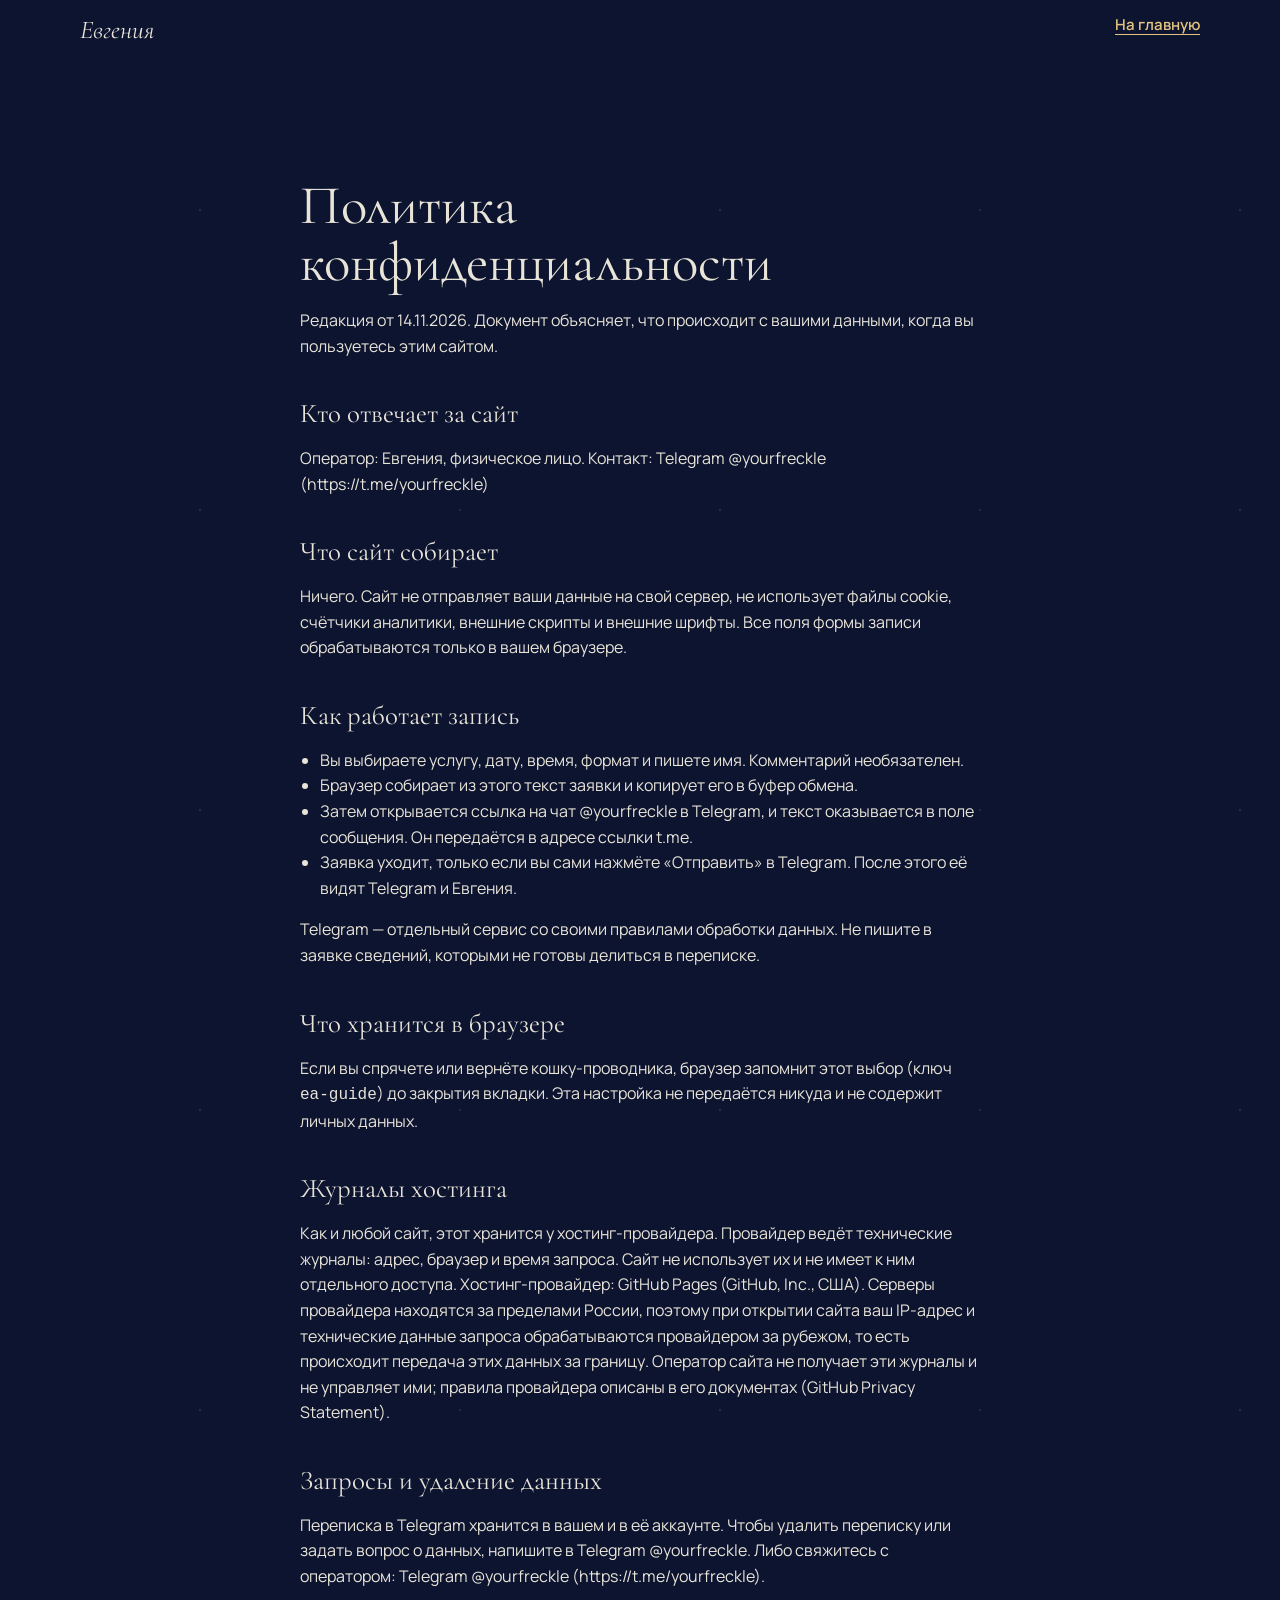
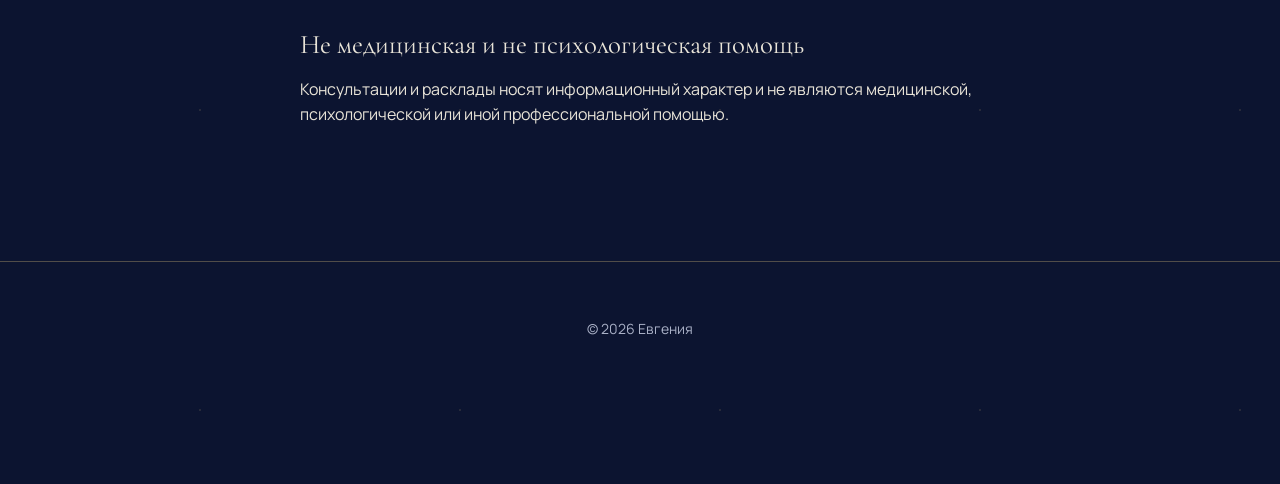
<file: privacy.html>
<!doctype html>
<html lang="ru">
<head>
<meta charset="utf-8">
<meta http-equiv="Content-Security-Policy" content="default-src 'self'; script-src 'self'; style-src 'self'; img-src 'self' data:; font-src 'self'; connect-src 'none'; form-action https://t.me; base-uri 'self'; object-src 'none'; upgrade-insecure-requests">
<meta name="referrer" content="strict-origin-when-cross-origin">
<meta name="viewport" content="width=device-width, initial-scale=1, viewport-fit=cover">
<title>Политика конфиденциальности — Евгения, астролог</title>
<meta name="description" content="Как работает сайт с данными: что видит Telegram и что сайт не хранит. Политика конфиденциальности сайта астролога Евгении.">
<link rel="canonical" href="https://nunsfu-eng.github.io/privacy.html">
<meta name="theme-color" content="#0C1430">
<meta property="og:type" content="website">
<meta property="og:locale" content="ru_RU">
<meta property="og:site_name" content="Евгения — астролог">
<meta property="og:title" content="Политика конфиденциальности — Евгения, астролог">
<meta property="og:description" content="Как работает сайт с данными: что видит Telegram и что сайт не хранит.">
<meta property="og:url" content="https://nunsfu-eng.github.io/privacy.html">
<meta property="og:image" content="https://nunsfu-eng.github.io/og-image.jpg">
<meta property="og:image:width" content="1200">
<meta property="og:image:height" content="630">
<meta property="og:image:alt" content="Евгения — астролог и мастер Симболон-карт: портрет в золотой орбите и чёрная кошка на ночном небе">
<meta name="twitter:card" content="summary_large_image">
<meta name="twitter:title" content="Политика конфиденциальности — Евгения, астролог">
<meta name="twitter:description" content="Как работает сайт с данными: что видит Telegram и что сайт не хранит.">
<meta name="twitter:image" content="https://nunsfu-eng.github.io/og-image.jpg">
<link rel="icon" href="favicon.svg" type="image/svg+xml">
<link rel="apple-touch-icon" href="apple-touch-icon.png">
<link rel="preload" href="fonts/cormorant-garamond-cyrillic-wght-normal.woff2" as="font" type="font/woff2" crossorigin>
<link rel="stylesheet" href="css/main.css">
</head>
<body>
<a class="skip" href="#main">Перейти к содержимому</a>
<header class="site-header">
  <a class="logo" href="./">Евгения</a>
  <a class="btn-link" href="./">На главную</a>
</header>
<main id="main" class="doc">
  <h1>Политика конфиденциальности</h1>
  <p>Редакция от 14.11.2026. Документ объясняет, что происходит с вашими данными, когда вы пользуетесь этим сайтом.</p>

  <h2>Кто отвечает за сайт</h2>
  <p>Оператор: Евгения, физическое лицо. Контакт: Telegram @yourfreckle (https://t.me/yourfreckle)</p>

  <h2>Что сайт собирает</h2>
  <p>Ничего. Сайт не отправляет ваши данные на свой сервер, не использует файлы cookie, счётчики аналитики, внешние скрипты и внешние шрифты. Все поля формы записи обрабатываются только в вашем браузере.</p>

  <h2>Как работает запись</h2>
  <ul>
    <li>Вы выбираете услугу, дату, время, формат и пишете имя. Комментарий необязателен.</li>
    <li>Браузер собирает из этого текст заявки и копирует его в буфер обмена.</li>
    <li>Затем открывается ссылка на чат @yourfreckle в Telegram, и текст оказывается в поле сообщения. Он передаётся в адресе ссылки t.me.</li>
    <li>Заявка уходит, только если вы сами нажмёте «Отправить» в Telegram. После этого её видят Telegram и Евгения.</li>
  </ul>
  <p>Telegram — отдельный сервис со своими правилами обработки данных. Не пишите в заявке сведений, которыми не готовы делиться в переписке.</p>

  <h2>Что хранится в браузере</h2>
  <p>Если вы спрячете или вернёте кошку-проводника, браузер запомнит этот выбор (ключ <code>ea-guide</code>) до закрытия вкладки. Эта настройка не передаётся никуда и не содержит личных данных.</p>

  <h2>Журналы хостинга</h2>
  <p>Как и любой сайт, этот хранится у хостинг-провайдера. Провайдер ведёт технические журналы: адрес, браузер и время запроса. Сайт не использует их и не имеет к ним отдельного доступа. Хостинг-провайдер: GitHub Pages (GitHub, Inc., США). Серверы провайдера находятся за пределами России, поэтому при открытии сайта ваш IP-адрес и технические данные запроса обрабатываются провайдером за рубежом, то есть происходит передача этих данных за границу. Оператор сайта не получает эти журналы и не управляет ими; правила провайдера описаны в его документах (GitHub Privacy Statement).</p>

  <h2>Запросы и удаление данных</h2>
  <p>Переписка в Telegram хранится в вашем и в её аккаунте. Чтобы удалить переписку или задать вопрос о данных, напишите в Telegram @yourfreckle. Либо свяжитесь с оператором: Telegram @yourfreckle (https://t.me/yourfreckle).</p>

  <h2>Не медицинская и не психологическая помощь</h2>
  <p>Консультации и расклады носят информационный характер и не являются медицинской, психологической или иной профессиональной помощью.</p>
</main>
<footer class="footer">
  <p>© 2026 Евгения</p>
</footer>
</body>
</html>
</file>
<file: css/main.css>
/* Fonts: self-hosted, OFL 1.1 (see fonts/OFL-*.txt). Variable files, font-display: swap */
@font-face { font-family: "Cormorant Garamond"; font-style: italic; font-weight: 300 700; font-display: swap; src: url("../fonts/cormorant-garamond-cyrillic-wght-italic.woff2") format("woff2"); unicode-range: U+0301, U+0400-045F, U+0490-0491, U+04B0-04B1, U+2116; }
@font-face { font-family: "Cormorant Garamond"; font-style: normal; font-weight: 300 700; font-display: swap; src: url("../fonts/cormorant-garamond-cyrillic-wght-normal.woff2") format("woff2"); unicode-range: U+0301, U+0400-045F, U+0490-0491, U+04B0-04B1, U+2116; }
@font-face { font-family: "Cormorant Garamond"; font-style: normal; font-weight: 300 700; font-display: swap; src: url("../fonts/cormorant-garamond-latin-wght-normal.woff2") format("woff2"); unicode-range: U+0000-00FF, U+0131, U+0152-0153, U+02BB-02BC, U+02C6, U+02DA, U+02DC, U+0304, U+0308, U+0329, U+2000-206F, U+20AC, U+2122, U+2191, U+2193, U+2212, U+2215, U+FEFF, U+FFFD; }
/* The latin italic file is not shipped: italic latin text uses the upright latin face instead of a system serif */
@font-face { font-family: "Cormorant Garamond"; font-style: italic; font-weight: 300 700; font-display: swap; src: url("../fonts/cormorant-garamond-latin-wght-normal.woff2") format("woff2"); unicode-range: U+0000-00FF, U+0131, U+0152-0153, U+02BB-02BC, U+02C6, U+02DA, U+02DC, U+0304, U+0308, U+0329, U+2000-206F, U+20AC, U+2122, U+2191, U+2193, U+2212, U+2215, U+FEFF, U+FFFD; }
@font-face { font-family: "Manrope"; font-style: normal; font-weight: 200 800; font-display: swap; src: url("../fonts/manrope-cyrillic-wght-normal.woff2") format("woff2"); unicode-range: U+0301, U+0400-045F, U+0490-0491, U+04B0-04B1, U+2116; }
@font-face { font-family: "Manrope"; font-style: normal; font-weight: 200 800; font-display: swap; src: url("../fonts/manrope-latin-wght-normal.woff2") format("woff2"); unicode-range: U+0000-00FF, U+0131, U+0152-0153, U+02BB-02BC, U+02C6, U+02DA, U+02DC, U+0304, U+0308, U+0329, U+2000-206F, U+20AC, U+2122, U+2191, U+2193, U+2212, U+2215, U+FEFF, U+FFFD; }
@font-face { font-family: "Manrope"; font-style: normal; font-weight: 200 800; font-display: swap; src: url("../fonts/manrope-latin-ext-wght-normal.woff2") format("woff2"); unicode-range: U+20BD; }
/* Metric-matched fallbacks (measured against the real files) keep the layout steady while fonts load */
@font-face { font-family: "Cormorant Fallback"; font-style: italic; src: local("Georgia Italic"), local("Georgia-Italic"); size-adjust: 78%; ascent-override: 118%; descent-override: 37%; line-gap-override: 0%; }
@font-face { font-family: "Cormorant Fallback"; font-style: normal; src: local("Georgia"); size-adjust: 85%; ascent-override: 108%; descent-override: 34%; line-gap-override: 0%; }
@font-face { font-family: "Manrope Fallback"; src: local("Arial"), local("Helvetica Neue"); size-adjust: 103%; ascent-override: 104%; descent-override: 29%; line-gap-override: 0%; }

:root {
  --color-night: #0C1430; --color-night-2: #141E44; --color-night-3: #1C2A5C; --color-ink: #070B1A;
  --color-gold: #E2C47E; --color-gold-deep: #B8924A; --color-gold-line: rgba(226, 196, 126, .32); --color-gold-hair: rgba(226, 196, 126, .14);
  --color-text: #E9E4D8; --color-muted: #A9B0C6; --color-parch: #E9E4D8; --color-parch-text: #2B3352;
  --color-disabled: #59627F; --color-placeholder: #8890A8; --color-error: #FF9B8A; --color-success: #9FD9B0;
  --font-display: "Cormorant Garamond", "Cormorant Fallback", "Iowan Old Style", "Palatino Linotype", Georgia, serif;
  --font-text: "Manrope", "Manrope Fallback", system-ui, -apple-system, "Segoe UI", Roboto, sans-serif;
  --fs-display-1: clamp(4.25rem, 1.6rem + 12vw, 10.5rem);
  --fs-h2: clamp(2rem, 1.35rem + 2.6vw, 3.5rem);
  --fs-h3: clamp(1.375rem, 1.2rem + .6vw, 1.75rem);
  --fs-lead: clamp(1.0625rem, 1rem + .3vw, 1.25rem);
  --fs-small: .875rem; --fs-label: .75rem;
  --lh-display: .92; --lh-heading: 1.05; --lh-body: 1.6; --track-label: .22em;
  --space-section: clamp(4rem, 2.5rem + 6vw, 8rem);
  --gutter: clamp(1rem, 5vw, 3rem); --container: 1120px;
  --radius-s: 4px; --radius-card: 10px; --radius-pill: 999px;
  --shadow-card: 0 18px 40px rgba(0, 0, 0, .45); --shadow-glow: 0 0 0 6px rgba(226, 196, 126, .18);
  --motion-duration-micro: 140ms; --motion-duration-short: 240ms; --motion-duration-medium: 520ms; --motion-duration-long: 800ms;
  --motion-ease-standard: cubic-bezier(.2, 0, 0, 1); --motion-ease-enter: cubic-bezier(0, 0, .2, 1);
  --motion-ease-exit: cubic-bezier(.4, 0, 1, 1); --motion-ease-expressive: cubic-bezier(.16, 1, .3, 1);
  --motion-ease-land: cubic-bezier(.34, 1.56, .64, 1); --motion-stagger: 60ms;
  --cw: clamp(124px, 30vw, 190px);
  --guide-w: 60px; --guide-mx: 8px; --guide-mb: 8px;
}
@media (min-width: 768px) { :root { --guide-w: 84px; --guide-mx: 16px; --guide-mb: 14px; } }
@media (min-width: 1400px) { :root { --guide-w: 112px; --guide-mb: 20px; } }

*, *::before, *::after { box-sizing: border-box; }
[hidden] { display: none !important; }
html { color-scheme: dark; -webkit-text-size-adjust: 100%; }
html.motion-full, html.motion-lite { scroll-behavior: smooth; }
body {
  margin: 0; font: 400 1rem/var(--lh-body) var(--font-text); color: var(--color-text); background-color: var(--color-night);
  background-image:
    radial-gradient(1px 1px at 22px 40px, rgba(226,196,126,.55), transparent 60%),
    radial-gradient(1px 1px at 140px 90px, rgba(233,228,216,.45), transparent 60%),
    radial-gradient(1.5px 1.5px at 200px 210px, rgba(226,196,126,.6), transparent 60%),
    radial-gradient(1px 1px at 80px 260px, rgba(233,228,216,.35), transparent 60%);
  background-size: 260px 300px;
}
a { color: var(--color-gold); }
img { max-width: 100%; }
:focus-visible { outline: 2px solid var(--color-gold); outline-offset: 4px; }
.skip { position: absolute; left: -9999px; top: .5rem; z-index: 60; background: var(--color-gold); color: var(--color-night); padding: .6rem 1rem; }
.skip:focus { left: .5rem; }
.vh { position: absolute !important; width: 1px; height: 1px; overflow: hidden; clip: rect(0 0 0 0); white-space: nowrap; }


/* buttons */
.cta {
  display: inline-flex; align-items: center; justify-content: center; gap: .6rem; min-height: 48px; padding: .8rem 1.6rem;
  font: 600 1rem/1.2 var(--font-text); letter-spacing: .02em; color: var(--color-night); background: var(--color-gold);
  border: 0; border-radius: var(--radius-pill); text-decoration: none; cursor: pointer;
  transition: transform var(--motion-duration-micro) var(--motion-ease-standard), box-shadow var(--motion-duration-short) var(--motion-ease-standard);
}
.cta:hover { box-shadow: var(--shadow-glow); }
.cta:active { transform: translateY(1px); }
.cta[aria-disabled="true"] { cursor: progress; opacity: .85; }
.cta:disabled { background: var(--color-disabled); color: var(--color-night); cursor: not-allowed; box-shadow: none; }
.cta--sm { min-height: 44px; padding: .6rem 1.1rem; font-size: .9375rem; }
.cta--wide { width: 100%; }
@media (min-width: 768px) { .cta--wide { width: auto; min-width: 20rem; } }
.cta-icon { width: 20px; height: 20px; flex: none; }
.cta.is-loading .cta-icon { animation: spin 1.1s linear infinite; }
.motion-static .cta.is-loading .cta-icon { animation: none; }
@keyframes spin { to { transform: rotate(360deg); } }
.btn-ghost { display: inline-flex; align-items: center; justify-content: center; gap: .4rem; font: 600 .875rem/1.2 var(--font-text); color: var(--color-text); background: transparent; border: 1px solid var(--color-gold-deep); border-radius: var(--radius-pill); padding: .55rem 1rem; min-height: 44px; cursor: pointer; text-decoration: none; transition: border-color var(--motion-duration-micro) var(--motion-ease-standard), background-color var(--motion-duration-micro) var(--motion-ease-standard); }
.btn-ghost:hover { border-color: var(--color-gold); background: rgba(226,196,126,.08); }
.btn-ghost.is-done { border-color: var(--color-success); color: var(--color-success); }
.btn-link { font: 600 .9375rem/1.2 var(--font-text); color: var(--color-gold); background: none; border: 0; padding: .5rem 0; min-height: 44px; cursor: pointer; text-decoration: underline; text-underline-offset: .25em; }

/* header */
.site-header { display: flex; flex-wrap: wrap; align-items: center; justify-content: space-between; gap: 0 1rem; padding: .5rem var(--gutter); max-width: calc(var(--container) + 2 * var(--gutter)); margin: 0 auto; position: relative; z-index: 5; }
.logo { display: inline-flex; align-items: center; min-height: 44px; font: italic 400 1.6rem/1 var(--font-display); color: var(--color-text); text-decoration: none; }
.site-nav { order: 3; width: 100%; display: flex; flex-wrap: wrap; justify-content: center; gap: 0 .75rem; }
.site-nav a { display: inline-flex; align-items: center; min-height: 44px; color: var(--color-text); text-decoration: none; font-size: .9375rem; background: linear-gradient(var(--color-gold), var(--color-gold)) 0 calc(100% - 10px) / 0 1px no-repeat; transition: background-size var(--motion-duration-short) var(--motion-ease-standard); }
.site-nav a:hover, .site-nav a:focus-visible { background-size: 100% 1px; }
@media (max-width: 399px) { .site-nav a { font-size: .875rem; } }
@media (min-width: 900px) { .site-nav { order: 0; width: auto; gap: 1.75rem; } }

/* hero */
.hero { position: relative; overflow: hidden; display: grid; justify-items: center; text-align: center; padding: .5rem 1rem var(--space-section); isolation: isolate; }
.hero-sky { position: absolute; inset: 0; width: 100%; height: 100%; z-index: -2; }
.hero-ring { position: absolute; z-index: -1; width: min(150vw, 1040px); aspect-ratio: 1; left: 50%; top: clamp(150px, 26vw, 330px); translate: -50% -50%; }
.cat--hero { width: min(62vw, 320px); width: min(62vw, 320px, 28svh); height: auto; display: block; position: relative; z-index: 2; margin-bottom: calc(var(--fs-display-1) * -0.3); cursor: pointer; }
.cat { transition: opacity 160ms linear; }
.cat.is-away { opacity: 0; pointer-events: none; }
.hero h1 { margin: 0; font-weight: 400; position: relative; z-index: 1; }
.h1-name { display: block; font: italic 300 var(--fs-display-1)/var(--lh-display) var(--font-display); letter-spacing: -.02em; color: var(--color-text); }
.nw { white-space: nowrap; }
.h1-role { display: block; margin-top: .9rem; font: 600 var(--fs-label)/1.4 var(--font-text); letter-spacing: var(--track-label); text-transform: uppercase; color: var(--color-gold); }
.hero-lead { max-width: 36ch; margin: 1rem auto 1.5rem; font-size: var(--fs-lead); text-wrap: balance; }
.hero-note { margin: .75rem 0 0; font-size: var(--fs-small); color: var(--color-muted); }
@supports (animation-timeline: scroll()) {
  .motion-full .hero-ring { animation: ring-turn linear both; animation-timeline: scroll(root); animation-range: 0 120vh; }
}
@keyframes ring-turn { to { transform: rotate(32deg); } }

/* sections */
.section { padding: var(--space-section) var(--gutter); max-width: calc(var(--container) + 2 * var(--gutter)); margin: 0 auto; }
.plate { display: flex; align-items: baseline; gap: 1rem; margin: 0 0 .5rem; font: 600 var(--fs-label)/1 var(--font-text); letter-spacing: var(--track-label); text-transform: uppercase; color: var(--color-gold); }
.plate::after { content: ""; flex: 1; height: 1px; background: var(--color-gold-line); }
.h2 { margin: 0 0 1rem; font: 400 var(--fs-h2)/var(--lh-heading) var(--font-display); letter-spacing: -.01em; text-wrap: balance; }
.h2 em { color: var(--color-gold); }
.lead-s { max-width: 58ch; margin: 0 0 1.5rem; }
.req { color: var(--color-muted); font-size: .9375rem; border-left: 2px solid var(--color-gold-deep); padding-left: .75rem; }

/* about */
.about { display: grid; gap: 2.5rem; align-items: center; }
.portrait { position: relative; aspect-ratio: 4 / 5; width: min(100%, 440px); margin: 0 auto; overflow: hidden; border-radius: 0 0 50% 50% / 0 0 26% 26%; }
.portrait::before { content: ""; position: absolute; left: 6%; right: 6%; bottom: 0; aspect-ratio: 1; border-radius: 50%; border: 1px solid var(--color-gold); background: radial-gradient(circle at 50% 40%, var(--color-night-3) 0, var(--color-night-2) 55%, var(--color-night) 100%); }
.portrait::after { content: ""; position: absolute; width: 9px; height: 9px; border-radius: 50%; background: var(--color-gold); left: 9%; top: 44%; box-shadow: 0 0 10px 2px rgba(226,196,126,.5); z-index: 2; }
.about-text p { max-width: 58ch; margin: 0 0 1rem; }
.facts { list-style: none; padding: 0; margin: 1.5rem 0; display: grid; gap: .75rem; }
.facts li { display: grid; grid-template-columns: 4.5rem 1fr; gap: 1rem; align-items: baseline; padding-top: .75rem; border-top: 1px solid var(--color-gold-line); }
.facts b { font: 400 1.9rem/1 var(--font-display); color: var(--color-gold); }
@media (min-width: 900px) { .about { grid-template-columns: 5fr 7fr; gap: 4rem; } }


/* directions: hanging-cards stage */
.dir-intro { max-width: 46ch; margin: 0 0 1rem; }
.stage { position: relative; height: clamp(520px, 300px + 46vw, 660px); max-width: 860px; margin: 0 auto; perspective: 1200px; }
.stage::before { content: ""; position: absolute; top: 0; left: 4%; right: 4%; height: 1px; background: linear-gradient(90deg, transparent, var(--color-gold), transparent); }
.dust { position: absolute; inset: 0; pointer-events: none; overflow: hidden; z-index: 0; }
.dust i { position: absolute; border-radius: 50%; background: #F3DA9C; opacity: .45; }
.motion-full .dust i { animation: dust-float 8s ease-in-out infinite alternate; }
@keyframes dust-float { 0% { transform: translate3d(0, 0, 0); opacity: .12; } 50% { opacity: .95; } 100% { transform: translate3d(5px, -24px, 0); opacity: .2; } }
.hang-slot { position: absolute; top: var(--len); z-index: 2; }
.hang-slot--astro { --len: 46px; --dx: 14px; --dy: 40px; left: calc(50% - var(--cw) - 12px); }
.hang-slot--symb { --len: 78px; --dx: -14px; --dy: 22px; left: calc(50% + 12px); }
.deco { z-index: 1; opacity: .55; --cwd: calc(var(--cw) * .5); }
.deco-1 { --len: 18px; left: 3%; } .deco-2 { --len: 120px; right: 3%; } .deco-3 { --len: 250px; left: 9%; display: none; }
@media (min-width: 768px) { .deco-3 { display: block; } }
.drop { transition: transform 650ms var(--motion-ease-expressive); }
.is-pulled .drop { transform: translate(var(--dx), var(--dy)); transition-delay: 260ms; }
.hang { position: relative; transform-origin: 50% calc(var(--len) * -1); perspective: 900px; --amp: 2.4deg; }
.thread { position: absolute; left: 50%; bottom: 100%; width: 1px; height: var(--len); background: linear-gradient(rgba(226,196,126,.15), rgba(226,196,126,.85)); transition: opacity 200ms linear; }
.is-pulled .thread { opacity: 0; transition-delay: 240ms; }
.motion-full .hang { animation: sway var(--sd, 7s) ease-in-out infinite alternate; animation-delay: var(--sdl, -2s); }
.motion-lite .hang { --amp: 1.1deg; animation: sway 9s ease-in-out infinite alternate; }
.motion-full .turn { animation: turn var(--td, 9s) ease-in-out infinite alternate; animation-delay: var(--tdl, -3s); }
.hang-slot--symb .hang { --sd: 8.2s; --sdl: -5s; } .hang-slot--symb .turn { --td: 10.5s; --tdl: -1s; }
.deco-1 .hang { --sd: 6.4s; --amp: 3.2deg; } .deco-2 .hang { --sd: 9s; --sdl: -4s; } .deco-3 .hang { --sd: 7.6s; --sdl: -6s; }
.is-pulled .hang, .is-pulled .turn { animation: none !important; }
.stage.is-off .hang, .stage.is-off .turn, .stage.is-off .dust i { animation-play-state: paused; }
@keyframes sway { from { transform: rotate(calc(var(--amp) * -1)); } to { transform: rotate(var(--amp)); } }
@keyframes turn { from { transform: rotateY(-16deg); } to { transform: rotateY(16deg); } }
@keyframes turn-sm { from { transform: rotateY(-8deg); } to { transform: rotateY(8deg); } }
@media (pointer: coarse) { .motion-full .hang { --amp: 1.4deg; } .motion-full .turn { animation-name: turn-sm; } }
.mini-card { display: block; width: var(--cwd); aspect-ratio: 2 / 3; border-radius: 6px; background: var(--color-night-2); border: 1px solid var(--color-gold-deep); box-shadow: inset 0 0 0 4px var(--color-night-2), inset 0 0 0 5px rgba(226,196,126,.4); }
.mini-card svg { width: 100%; height: 100%; display: block; }
.dir-card { display: block; width: var(--cw); aspect-ratio: 2 / 3; padding: 0; border: 0; background: none; color: inherit; font: inherit; cursor: pointer; perspective: 900px; border-radius: var(--radius-card); }
.card-inner { position: relative; display: block; width: 100%; height: 100%; transform-style: preserve-3d; transition: transform var(--motion-duration-short) var(--motion-ease-standard); }
.hang-slot:not(.is-pulled) .dir-card:not(:disabled):hover .card-inner, .hang-slot:not(.is-pulled) .dir-card:focus-visible .card-inner { transform: translateY(-6px); }
.is-pulled .card-inner { transform: rotateY(180deg); transition: transform 760ms var(--motion-ease-expressive) 480ms; }
.card-face { position: absolute; inset: 0; display: flex; flex-direction: column; align-items: center; justify-content: space-between; padding: 14% 10% 12%; border-radius: var(--radius-card); -webkit-backface-visibility: hidden; backface-visibility: hidden; text-align: center; }
.card-back { background: radial-gradient(circle at 50% 38%, #1D2A5E 0, var(--color-night-2) 60%); border: 1px solid var(--color-gold); box-shadow: inset 0 0 0 6px var(--color-night-2), inset 0 0 0 7px rgba(226,196,126,.55), var(--shadow-card); }
.card-front { transform: rotateY(180deg); background: var(--color-parch); color: var(--color-night); border: 1px solid var(--color-gold); box-shadow: inset 0 0 0 6px var(--color-parch), inset 0 0 0 7px var(--color-night), var(--shadow-card); }
.card-num { font: 600 .6875rem/1 var(--font-text); letter-spacing: .24em; color: var(--color-gold); }
.card-front .card-num { color: var(--color-night); }
.card-emb { width: 56%; height: auto; }
.card-name { font-family: var(--font-display); font-size: clamp(1.375rem, 1.1rem + 1vw, 1.75rem); line-height: 1.05; }
.card-meta { font-size: .75rem; line-height: 1.35; color: var(--color-muted); }
.card-front .card-meta { color: var(--color-parch-text); }
.dir-card:focus-visible { outline-offset: 6px; }
.motion-lite .is-pulled .card-inner { transition-duration: 300ms; transition-delay: 0s; }
.motion-static .card-inner, .motion-static .drop, .motion-static .thread { transition: none !important; }
.cat--peek { position: absolute; left: 50%; bottom: 0; translate: -50% 0; width: clamp(180px, 34vw, 270px); height: auto; z-index: 1; }
.peek-body { transition: opacity 160ms linear; }
.peek-body.is-away { opacity: 0; }
.cat-paw { transform-box: fill-box; transform-origin: 50% 0; }
.stage-pause { position: absolute; top: calc(100% + .75rem); left: 50%; translate: -50% 0; z-index: 4; white-space: nowrap; }
.spark { position: absolute; left: 50%; top: 45%; width: 3px; height: 3px; border-radius: 50%; background: #F6DFA4; pointer-events: none; }
.cat-tail { transform-box: view-box; transform-origin: 282px 448px; }
.cat-eye { transform-box: fill-box; transform-origin: 50% 50%; }
.motion-lite .cat-look { transition: transform 200ms var(--motion-ease-standard); }

/* services */
.directions { padding-bottom: calc(var(--space-section) * .5); }
.services { padding-top: calc(var(--space-section) * .6); }
.motion-full .services.is-revealed { animation: panel-in 520ms var(--motion-ease-expressive) 620ms both; }
@keyframes panel-in { from { opacity: 0; transform: translateY(12px); } }
.svc-note { color: var(--color-muted); margin: 0 0 1rem; font-size: .9375rem; max-width: 60ch; }
.svc-list { list-style: none; margin: 0; padding: 0; display: grid; column-gap: 4rem; }
@media (min-width: 1024px) { .svc-list--two { grid-template-columns: 1fr 1fr; } }
.svc { padding: 1.25rem 0 .5rem; border-bottom: 1px solid var(--color-gold-hair); }
.svc-head { display: flex; align-items: baseline; gap: .5rem; }
.svc-name { margin: 0; flex: 0 1 auto; font: 400 var(--fs-h3)/1.15 var(--font-display); }
.svc-dots { flex: 1 1 1rem; min-width: 1rem; border-bottom: 1px dotted rgba(226,196,126,.5); transform: translateY(-.3em); }
.svc-price { margin: 0; flex: none; font: 600 1.0625rem/1 var(--font-text); color: var(--color-gold); font-variant-numeric: tabular-nums lining-nums; white-space: nowrap; }
.svc-desc { margin: .5rem 0 .25rem; color: var(--color-muted); max-width: 60ch; font-size: .9375rem; }
.svc-book { display: inline-flex; align-items: center; gap: .4rem; min-height: 44px; color: var(--color-gold); font-weight: 600; text-decoration: underline; text-decoration-thickness: 1px; text-underline-offset: .25em; text-decoration-color: rgba(226,196,126,.45); }
.svc-book:hover { text-decoration-color: currentColor; }

/* how */
.steps { list-style: none; margin: 2rem 0 0; padding: 0; display: grid; gap: 2rem; position: relative; }
.steps::before { content: ""; position: absolute; left: 11px; top: 12px; bottom: 12px; border-left: 1px dashed var(--color-gold-line); }
.step { position: relative; padding-left: 3rem; }
.step-star { position: absolute; left: 0; top: 0; width: 24px; height: 24px; background: var(--color-night); }
.step-num { font: 600 var(--fs-label)/1 var(--font-text); letter-spacing: var(--track-label); color: var(--color-gold); }
.step h3 { margin: .4rem 0; font: 400 var(--fs-h3)/1.15 var(--font-display); }
.step p { margin: 0; color: var(--color-muted); max-width: 36ch; }
@media (min-width: 1024px) {
  .steps { grid-template-columns: repeat(4, 1fr); }
  .steps::before { left: 12px; right: 12px; top: 11px; bottom: auto; border-left: 0; border-top: 1px dashed var(--color-gold-line); }
  .step { padding-left: 0; padding-top: 3rem; }
}
.formats { list-style: none; display: flex; flex-wrap: wrap; gap: .5rem; padding: 0; margin: 2rem 0 0; }
.formats { column-gap: 0; }
.formats li { display: inline-flex; align-items: center; gap: .5rem; padding: .25rem 1.25rem .25rem 0; font-size: .9375rem; }
.formats li + li { padding-left: 1.25rem; border-left: 1px solid var(--color-gold-line); }
.formats svg { width: 18px; height: 18px; flex: none; }

/* booking */
.booking-form { margin-top: 1rem; }
.booking-rich, .group { border: 0; padding: 0; margin: 0; min-width: 0; }
html:not(.js) .booking-rich { display: none; }
.booking-grid { display: grid; gap: 2rem; }
@media (min-width: 1024px) { .booking-grid { grid-template-columns: 1fr 1fr; gap: 3rem; } }
.booking-col { display: grid; gap: 1.75rem; align-content: start; min-width: 0; }
.label { display: block; padding: 0; margin: 0 0 .5rem; font: 600 .9375rem/1.3 var(--font-text); color: var(--color-text); }
.req-mark, .opt { font-weight: 400; font-size: .8125rem; color: var(--color-muted); margin-left: .35rem; }
.hint { margin: .5rem 0 0; font-size: var(--fs-small); color: var(--color-muted); max-width: 60ch; }
.group .hint:first-of-type { margin: 0 0 .75rem; }
.input { width: 100%; min-height: 48px; padding: .75rem .9rem; font: 400 1rem/1.4 var(--font-text); color: var(--color-text); background-color: var(--color-night-2); border: 1px solid var(--color-gold-deep); border-radius: var(--radius-s); transition: border-color var(--motion-duration-micro) var(--motion-ease-standard); }
.input::placeholder { color: var(--color-placeholder); }
.input:hover { border-color: var(--color-gold); }
.input:focus-visible { outline: 2px solid var(--color-gold); outline-offset: 2px; border-color: var(--color-gold); border-radius: var(--radius-s); }
.input[aria-invalid="true"] { border-color: var(--color-error); }
.is-invalid > .label { color: var(--color-error); }
.input:disabled { opacity: .5; cursor: not-allowed; }
textarea.input { resize: vertical; min-height: 6rem; }
.select { -webkit-appearance: none; appearance: none; padding-right: 2.75rem; background-image: url("data:image/svg+xml,%3Csvg xmlns='http://www.w3.org/2000/svg' width='14' height='9' viewBox='0 0 14 9'%3E%3Cpath d='M1 1l6 6 6-6' fill='none' stroke='%23E2C47E' stroke-width='1.6'/%3E%3C/svg%3E"); background-repeat: no-repeat; background-position: right 1rem center; }
.select option, .select optgroup { background: var(--color-night-2); color: var(--color-text); }
.field-error { display: flex; align-items: flex-start; gap: .45rem; margin: .5rem 0 0; color: var(--color-error); font-size: .9375rem; font-weight: 600; }
.field-error::before { content: "!"; flex: none; display: inline-flex; align-items: center; justify-content: center; width: 1.25rem; height: 1.25rem; border: 1.5px solid currentColor; border-radius: 50%; font-size: .75rem; line-height: 1; margin-top: .1rem; }
.chips { display: flex; flex-wrap: wrap; gap: .5rem; }
.chips--slots { display: grid; grid-template-columns: repeat(auto-fill, minmax(5.5rem, 1fr)); }
.chip, .day { position: relative; display: block; }
.vh-in { position: absolute; inset: 0; width: 100%; height: 100%; margin: 0; opacity: 0; cursor: pointer; }
.vh-in:disabled { cursor: not-allowed; }
.chip-face { display: flex; flex-direction: column; align-items: center; justify-content: center; min-height: 48px; min-width: 5.5rem; padding: .45rem 1rem; border: 1px solid var(--color-gold-deep); border-radius: var(--radius-pill); font-weight: 600; font-variant-numeric: tabular-nums; line-height: 1.2; transition: background-color var(--motion-duration-micro) var(--motion-ease-standard), color var(--motion-duration-micro) var(--motion-ease-standard), border-color var(--motion-duration-micro) var(--motion-ease-standard); }
.chip-face small { font-weight: 400; font-size: .75rem; color: var(--color-muted); }
.vh-in:hover:not(:disabled) + .chip-face { border-color: var(--color-gold); background: rgba(226,196,126,.08); }
.vh-in:focus-visible + .chip-face, .vh-in:focus-visible + .day-face { outline: 2px solid var(--color-gold); outline-offset: 3px; }
.vh-in:checked + .chip-face { background: var(--color-gold); color: var(--color-night); border-color: var(--color-gold); box-shadow: inset 0 0 0 2px var(--color-night); }
.vh-in:checked + .chip-face small { color: var(--color-night-2); }
.vh-in:disabled + .chip-face { border-style: dashed; border-color: var(--color-disabled); color: var(--color-disabled); text-decoration: line-through; }
.vh-in:disabled + .chip-face small { color: var(--color-disabled); }
.empty { margin: 0; padding: 1rem; border: 1px dashed var(--color-gold-line); border-radius: var(--radius-s); color: var(--color-muted); font-size: .9375rem; }
.cal-nav { display: flex; align-items: center; justify-content: space-between; gap: .5rem; margin-bottom: .5rem; }
.cal-title { margin: 0; font: 400 1.5rem/1 var(--font-display); }
.cal-btn { display: inline-flex; align-items: center; justify-content: center; width: 44px; height: 44px; border: 1px solid var(--color-gold-deep); border-radius: 50%; background: none; color: var(--color-gold); cursor: pointer; }
.cal-btn:hover:not(:disabled) { border-color: var(--color-gold); }
.cal-btn:disabled { opacity: .35; cursor: not-allowed; }
.cal-btn svg { width: 14px; height: 14px; }
.cal-grid { display: grid; grid-template-columns: repeat(7, minmax(0, 1fr)); gap: 2px; }
@media (min-width: 480px) { .cal-grid { gap: 6px; } }
.cal-wd { padding: .5rem 0; text-align: center; font: 600 .75rem/1 var(--font-text); letter-spacing: .08em; text-transform: uppercase; color: var(--color-muted); }
.day-face { position: relative; display: flex; align-items: center; justify-content: center; min-height: 44px; padding: .55rem 0; border: 1px solid transparent; border-radius: var(--radius-s); background: var(--color-night-2); font-weight: 600; font-variant-numeric: tabular-nums; transition: background-color var(--motion-duration-micro) var(--motion-ease-standard); }
.day.is-today .day-face::after { content: ""; position: absolute; bottom: 5px; left: 50%; width: 4px; height: 4px; margin-left: -2px; border-radius: 50%; background: var(--color-gold); }
.vh-in:hover:not(:disabled) + .day-face { border-color: var(--color-gold-deep); }
.vh-in:checked + .day-face { background: var(--color-gold); color: var(--color-night); box-shadow: inset 0 0 0 2px var(--color-night); }
.vh-in:checked + .day-face::before { content: ""; position: absolute; top: 4px; right: 4px; width: 9px; height: 9px; background: var(--color-night); clip-path: polygon(50% 0, 62% 38%, 100% 50%, 62% 62%, 50% 100%, 38% 62%, 0 50%, 38% 38%); }
.day.is-today .vh-in:checked + .day-face::after { background: var(--color-night); }
.vh-in:disabled + .day-face { background: transparent; color: var(--color-disabled); text-decoration: line-through; }
.day-out { display: flex; align-items: center; justify-content: center; min-height: 44px; color: rgba(89, 98, 127, .55); font-variant-numeric: tabular-nums; }
.choice { margin: 1.5rem 0 0; min-height: 1.6em; color: var(--color-gold); font-weight: 600; }
.form-errors { margin: 1.5rem 0 0; padding: .9rem 1rem; border-left: 3px solid var(--color-error); background: rgba(255, 155, 138, .08); }
.form-errors strong { color: var(--color-error); }
.booking-actions { margin-top: 1.5rem; }
.result { margin-top: 1.5rem; padding: 1.25rem; border: 1px solid var(--color-gold); border-radius: var(--radius-card); background: var(--color-night-2); }
.result:focus-visible { outline-offset: 4px; }
.result-title { margin: 0 0 .5rem; font: 400 var(--fs-h3)/1.1 var(--font-display); }
.result-status { margin: 0 0 .75rem; color: var(--color-success); font-weight: 600; }
.result-status.is-warn { color: var(--color-gold); }
.result-steps { margin: .5rem 0; padding-left: 1.25rem; color: var(--color-muted); }
.result-text { margin: 1rem 0; padding: 1rem; max-height: 18rem; overflow: auto; white-space: pre-wrap; overflow-wrap: anywhere; font: 400 .9375rem/1.55 var(--font-text); background: var(--color-ink); border: 1px solid var(--color-gold-hair); border-radius: var(--radius-s); }
.result-actions { display: flex; flex-wrap: wrap; gap: .5rem; align-items: center; }

/* footer */
.footer { padding: 3rem var(--gutter) calc(2.5rem + var(--guide-w) + var(--guide-mb)); border-top: 1px solid var(--color-gold-line); text-align: center; color: var(--color-muted); font-size: var(--fs-small); }
.footer p { margin: .5rem auto; max-width: 60ch; }
.footer-tg { display: inline-flex; align-items: center; min-height: 44px; font: italic 400 clamp(1.75rem, 1.4rem + 1.5vw, 2.5rem)/1.1 var(--font-display); color: var(--color-text); text-decoration: none; }
.footer-tg span { color: var(--color-gold); margin-left: .4rem; }
.footer-tg:hover span { text-decoration: underline; text-underline-offset: .2em; }
.footer-row a { display: inline-flex; align-items: center; min-height: 44px; }
.footer-row { display: flex; flex-wrap: wrap; justify-content: center; gap: .25rem 1.5rem; margin-top: 1rem; }

/* guide cat (fixed) + star trail */
.guide { position: fixed; z-index: 40; right: var(--guide-mx); bottom: calc(var(--guide-mb) + env(safe-area-inset-bottom, 0px)); width: var(--guide-w); height: var(--guide-w); pointer-events: none; }
@media (min-width: 1400px) {
  .guide { right: max(var(--guide-mx), calc((100% - var(--container)) / 4 - var(--guide-w) / 2)); }
  .guide[data-dock="l"] { right: auto; left: max(var(--guide-mx), calc((100% - var(--container)) / 4 - var(--guide-w) / 2)); }
}
.guide[data-dock="c"] { right: auto; left: calc(50% - var(--guide-w) / 2); }
.guide.is-home { visibility: hidden; }
.guide.is-flying { will-change: transform, opacity; }
.guide-duck { width: 100%; height: 100%; transition: transform var(--motion-duration-short) var(--motion-ease-standard), visibility 0s; }
.guide.is-ducked .guide-duck { transform: translateY(58%); }
.guide.is-typing .guide-duck, .guide.is-parked .guide-duck { transform: translateY(118%); visibility: hidden; transition: transform var(--motion-duration-short) var(--motion-ease-standard), visibility 0s linear var(--motion-duration-short); }
.guide-btn { display: block; width: 100%; height: 100%; padding: 0; border: 0; background: none; cursor: pointer; pointer-events: auto; touch-action: none; transform-origin: 50% 100%; border-radius: 50%; -webkit-tap-highlight-color: transparent; }
.guide.is-ducked .guide-btn, .guide.is-typing .guide-btn, .guide.is-parked .guide-btn, .guide.is-home .guide-btn, .guide.is-flying .guide-btn { pointer-events: none; }
.guide-btn:focus-visible { outline-offset: 2px; }
.gc { display: block; width: 100%; height: 100%; overflow: visible; }
.guide[data-face="l"] .gc { transform: scaleX(-1); }
.gc-body, .gc-leg, .gc-closed { display: none; }
.guide[data-body="sit"] .gc-body--sit, .guide[data-body="lie"] .gc-body--lie, .guide[data-body="curl"] .gc-body--curl, .guide[data-body="jump"] .gc-body--jump, .guide[data-body="sit"] .gc-leg { display: inline; }
.gc-head { transform-box: view-box; transform-origin: 0 0; transform: translate(80px, 46px); transition: transform 280ms var(--motion-ease-expressive); }
.guide[data-pose="look"] .gc-head { transform: translate(80px, 45px) rotate(9deg); }
.guide[data-pose="reach"] .gc-head { transform: translate(78px, 47px) rotate(-12deg); }
.guide[data-pose="point"] .gc-head { transform: translate(80px, 46px) rotate(5deg); }
.guide[data-pose="lie"] .gc-head { transform: translate(116px, 104px) rotate(-4deg); }
.guide[data-pose="curl"] .gc-head { transform: translate(54px, 124px) rotate(-16deg) scale(.9); }
.guide[data-pose="jump"] .gc-head { transform: translate(122px, 84px) rotate(12deg); }
.guide.is-flying .gc-head { transition-duration: 120ms; }
.gc-leg { transform-box: view-box; transform-origin: 92px 100px; transition: transform 320ms var(--motion-ease-expressive); }
.guide[data-pose="reach"] .gc-leg { transform: rotate(-140deg); }
.guide[data-pose="point"] .gc-leg { transform: rotate(-96deg); }
.gc-eyes, .gc-lids { transform-box: fill-box; transform-origin: 50% 50%; }
.gc-eyes { transition: transform var(--motion-duration-short) var(--motion-ease-standard); }
.guide[data-pose="lie"] .gc-eyes { transform: scaleY(.6); }
.guide[data-pose="curl"] .gc-eyes { display: none; }
.guide[data-pose="curl"] .gc-closed { display: inline; }
.gc-tail { transform-box: view-box; }
.gc-body--sit .gc-tail { transform-origin: 110px 148px; } .gc-body--lie .gc-tail { transform-origin: 30px 146px; }
.gc-body--curl .gc-tail { transform-origin: 130px 146px; } .gc-body--jump .gc-tail { transform-origin: 40px 108px; }
.motion-static .gc-head, .motion-static .gc-leg, .motion-static .gc-eyes, .motion-static .guide-duck { transition: none; }
.guide-menu { position: absolute; right: 0; bottom: calc(100% + .5rem); width: max-content; max-width: 15rem; padding: .9rem; display: grid; gap: .5rem; background: var(--color-night-2); border: 1px solid var(--color-gold); border-radius: var(--radius-card); box-shadow: var(--shadow-card); pointer-events: auto; text-align: left; }
.guide[data-dock="l"] .guide-menu { right: auto; left: 0; }
.guide[data-dock="c"] .guide-menu { right: auto; left: 50%; translate: -50% 0; }
.guide-menu p { margin: 0; font: italic 400 1.375rem/1.2 var(--font-display); }
.trail { position: fixed; inset: 0; z-index: 39; pointer-events: none; overflow: hidden; }
.trail i { position: absolute; left: 0; top: 0; width: 10px; height: 10px; margin: -5px 0 0 -5px; opacity: 0; background: #F6DFA4; clip-path: polygon(50% 0, 61% 39%, 100% 50%, 61% 61%, 50% 100%, 39% 61%, 0 50%, 39% 39%); }
.guide-restore { position: fixed; z-index: 40; right: max(8px, env(safe-area-inset-right, 0px)); bottom: calc(8px + env(safe-area-inset-bottom, 0px)); width: 44px; height: 44px; display: inline-flex; align-items: center; justify-content: center; border: 1px solid var(--color-gold-deep); border-radius: 50%; background: var(--color-night-2); color: var(--color-gold); cursor: pointer; opacity: .8; }
.guide-restore:hover { opacity: 1; }
@media (max-width: 767px) { .guide-restore.is-parked { visibility: hidden; } }
.guide-restore svg { width: 22px; height: 22px; }

/* portrait: image variant (picture inside .portrait) */
.portrait picture, .portrait-img { position: absolute; inset: 0; display: block; width: 100%; height: 100%; z-index: 1; }
.portrait picture { inset: 0 5%; width: auto; }
.portrait-img { object-fit: contain; object-position: 50% 100%; -webkit-mask-image: linear-gradient(#000 78%, transparent); mask-image: linear-gradient(#000 78%, transparent); }

/* no-JS and JS-only parts */
html.js .nojs-only, html:not(.js) .stage-pause, html:not(.js) .dust { display: none; }
html:not(.js) .dir-card { cursor: default; }
.dir-card:disabled { cursor: default; }

/* reduced motion / paused: instant state changes */
.motion-static *, .motion-static *::before, .motion-static *::after { transition-duration: 0s !important; }

/* text pages: privacy, 404 */
.doc { max-width: calc(68ch + 2 * var(--gutter)); margin: 0 auto; padding: var(--space-section) var(--gutter); }
.doc h1 { margin: 0 0 1rem; font: 400 var(--fs-h2)/var(--lh-heading) var(--font-display); text-wrap: balance; }
.doc h2 { margin: 2.5rem 0 .75rem; font: 400 var(--fs-h3)/1.15 var(--font-display); }
.doc p, .doc li { max-width: 68ch; }
.doc ul { padding-left: 1.25rem; }
.doc .req { margin: 1rem 0; }
.doc-center { text-align: center; padding-block: calc(var(--space-section) * 1.2); }
.doc-center .cta { margin-top: 1.5rem; }
.doc-center .plate { justify-content: center; }
.doc-center .plate::before { content: ""; flex: 1; height: 1px; background: var(--color-gold-line); }
</file>
